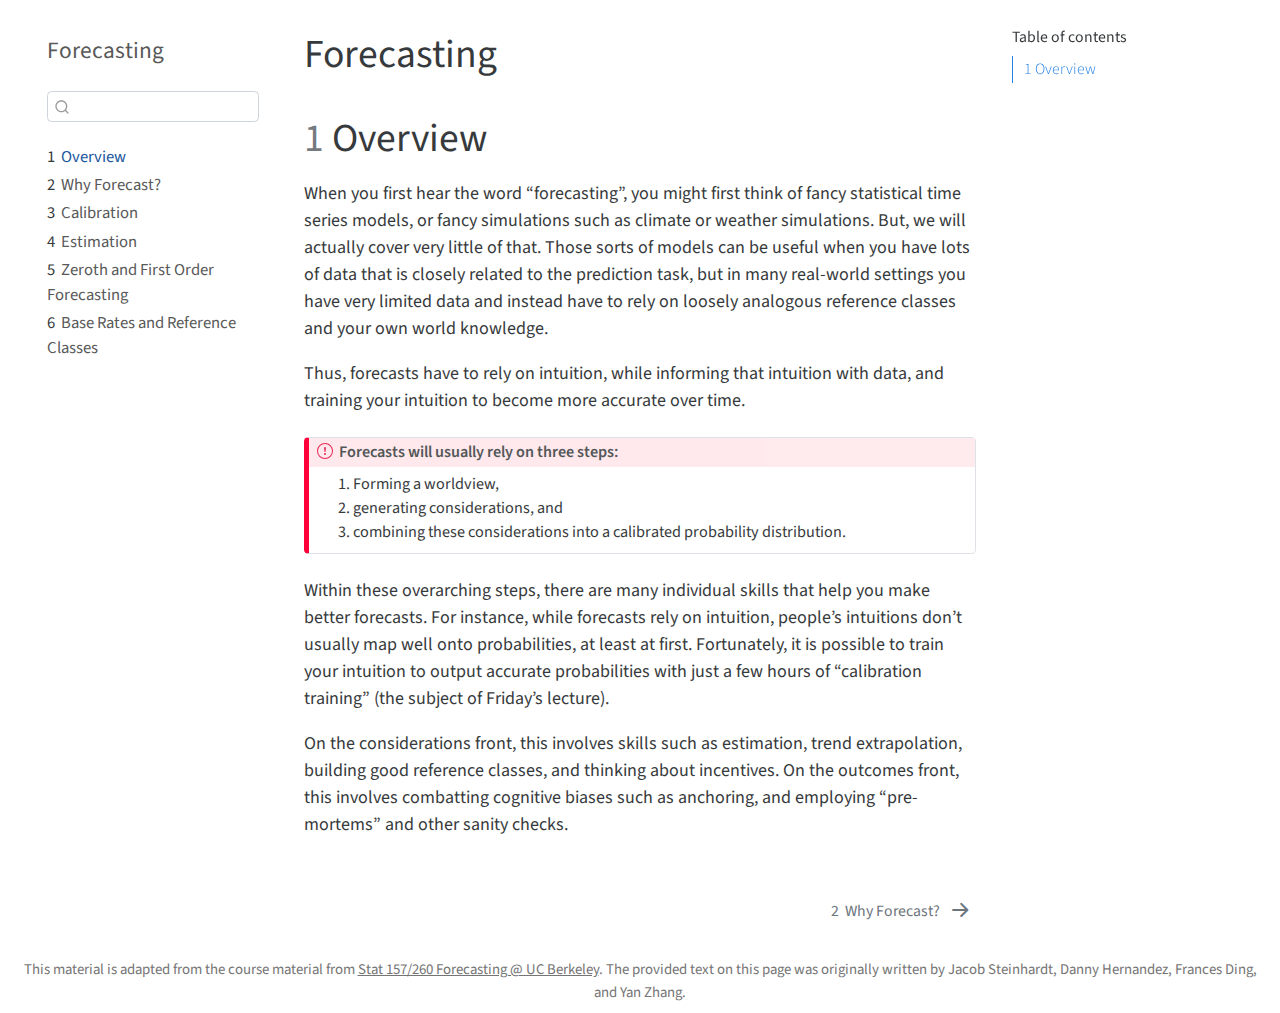
<file: docs/index.html>
<!DOCTYPE html>
<html xmlns="http://www.w3.org/1999/xhtml" lang="en" xml:lang="en"><head>

<meta charset="utf-8">
<meta name="generator" content="quarto-1.2.335">

<meta name="viewport" content="width=device-width, initial-scale=1.0, user-scalable=yes">


<title>Forecasting</title>
<style>
code{white-space: pre-wrap;}
span.smallcaps{font-variant: small-caps;}
div.columns{display: flex; gap: min(4vw, 1.5em);}
div.column{flex: auto; overflow-x: auto;}
div.hanging-indent{margin-left: 1.5em; text-indent: -1.5em;}
ul.task-list{list-style: none;}
ul.task-list li input[type="checkbox"] {
  width: 0.8em;
  margin: 0 0.8em 0.2em -1.6em;
  vertical-align: middle;
}
</style>


<script src="site_libs/quarto-nav/quarto-nav.js"></script>
<script src="site_libs/quarto-nav/headroom.min.js"></script>
<script src="site_libs/clipboard/clipboard.min.js"></script>
<script src="site_libs/quarto-search/autocomplete.umd.js"></script>
<script src="site_libs/quarto-search/fuse.min.js"></script>
<script src="site_libs/quarto-search/quarto-search.js"></script>
<meta name="quarto:offset" content="./">
<link href="./why-forecast.html" rel="next">
<script src="site_libs/quarto-html/quarto.js"></script>
<script src="site_libs/quarto-html/popper.min.js"></script>
<script src="site_libs/quarto-html/tippy.umd.min.js"></script>
<script src="site_libs/quarto-html/anchor.min.js"></script>
<link href="site_libs/quarto-html/tippy.css" rel="stylesheet">
<link href="site_libs/quarto-html/quarto-syntax-highlighting.css" rel="stylesheet" id="quarto-text-highlighting-styles">
<script src="site_libs/bootstrap/bootstrap.min.js"></script>
<link href="site_libs/bootstrap/bootstrap-icons.css" rel="stylesheet">
<link href="site_libs/bootstrap/bootstrap.min.css" rel="stylesheet" id="quarto-bootstrap" data-mode="light">
<script id="quarto-search-options" type="application/json">{
  "location": "sidebar",
  "copy-button": false,
  "collapse-after": 3,
  "panel-placement": "start",
  "type": "textbox",
  "limit": 20,
  "language": {
    "search-no-results-text": "No results",
    "search-matching-documents-text": "matching documents",
    "search-copy-link-title": "Copy link to search",
    "search-hide-matches-text": "Hide additional matches",
    "search-more-match-text": "more match in this document",
    "search-more-matches-text": "more matches in this document",
    "search-clear-button-title": "Clear",
    "search-detached-cancel-button-title": "Cancel",
    "search-submit-button-title": "Submit"
  }
}</script>


</head>

<body class="nav-sidebar floating">

<div id="quarto-search-results"></div>
  <header id="quarto-header" class="headroom fixed-top">
  <nav class="quarto-secondary-nav" data-bs-toggle="collapse" data-bs-target="#quarto-sidebar" aria-controls="quarto-sidebar" aria-expanded="false" aria-label="Toggle sidebar navigation" onclick="if (window.quartoToggleHeadroom) { window.quartoToggleHeadroom(); }">
    <div class="container-fluid d-flex justify-content-between">
      <h1 class="quarto-secondary-nav-title">Forecasting</h1>
      <button type="button" class="quarto-btn-toggle btn" aria-label="Show secondary navigation">
        <i class="bi bi-chevron-right"></i>
      </button>
    </div>
  </nav>
</header>
<!-- content -->
<div id="quarto-content" class="quarto-container page-columns page-rows-contents page-layout-article">
<!-- sidebar -->
  <nav id="quarto-sidebar" class="sidebar collapse sidebar-navigation floating overflow-auto">
    <div class="pt-lg-2 mt-2 text-left sidebar-header">
    <div class="sidebar-title mb-0 py-0">
      <a href="./">Forecasting</a> 
    </div>
      </div>
      <div class="mt-2 flex-shrink-0 align-items-center">
        <div class="sidebar-search">
        <div id="quarto-search" class="" title="Search"></div>
        </div>
      </div>
    <div class="sidebar-menu-container"> 
    <ul class="list-unstyled mt-1">
        <li class="sidebar-item">
  <div class="sidebar-item-container"> 
  <a href="./index.html" class="sidebar-item-text sidebar-link active"><span class="chapter-number">1</span>&nbsp; <span class="chapter-title">Overview</span></a>
  </div>
</li>
        <li class="sidebar-item">
  <div class="sidebar-item-container"> 
  <a href="./why-forecast.html" class="sidebar-item-text sidebar-link"><span class="chapter-number">2</span>&nbsp; <span class="chapter-title">Why Forecast?</span></a>
  </div>
</li>
        <li class="sidebar-item">
  <div class="sidebar-item-container"> 
  <a href="./calibration.html" class="sidebar-item-text sidebar-link"><span class="chapter-number">3</span>&nbsp; <span class="chapter-title">Calibration</span></a>
  </div>
</li>
        <li class="sidebar-item">
  <div class="sidebar-item-container"> 
  <a href="./estimations.html" class="sidebar-item-text sidebar-link"><span class="chapter-number">4</span>&nbsp; <span class="chapter-title">Estimation</span></a>
  </div>
</li>
        <li class="sidebar-item">
  <div class="sidebar-item-container"> 
  <a href="./zeroth-first-forecasting.html" class="sidebar-item-text sidebar-link"><span class="chapter-number">5</span>&nbsp; <span class="chapter-title">Zeroth and First Order Forecasting</span></a>
  </div>
</li>
        <li class="sidebar-item">
  <div class="sidebar-item-container"> 
  <a href="./base-rates-and-reference-classes.html" class="sidebar-item-text sidebar-link"><span class="chapter-number">6</span>&nbsp; <span class="chapter-title">Base Rates and Reference Classes</span></a>
  </div>
</li>
    </ul>
    </div>
</nav>
<!-- margin-sidebar -->
    <div id="quarto-margin-sidebar" class="sidebar margin-sidebar">
        <nav id="TOC" role="doc-toc" class="toc-active">
    <h2 id="toc-title">Table of contents</h2>
   
  <ul>
  <li><a href="#overview" id="toc-overview" class="nav-link active" data-scroll-target="#overview"><span class="toc-section-number">1</span>  Overview</a></li>
  </ul>
</nav>
    </div>
<!-- main -->
<main class="content" id="quarto-document-content">

<header id="title-block-header" class="quarto-title-block default">
<div class="quarto-title">
<h1 class="title d-none d-lg-block">Forecasting</h1>
</div>



<div class="quarto-title-meta">

    
  
    
  </div>
  

</header>

<section id="overview" class="level1" data-number="1">
<h1 data-number="1"><span class="header-section-number">1</span> Overview</h1>
<p>When you first hear the word “forecasting”, you might first think of fancy statistical time series models, or fancy simulations such as climate or weather simulations. But, we will actually cover very little of that. Those sorts of models can be useful when you have lots of data that is closely related to the prediction task, but in many real-world settings you have very limited data and instead have to rely on loosely analogous reference classes and your own world knowledge.</p>
<p>Thus, forecasts have to rely on intuition, while informing that intuition with data, and training your intuition to become more accurate over time.</p>
<div class="callout-important callout callout-style-default callout-captioned">
<div class="callout-header d-flex align-content-center">
<div class="callout-icon-container">
<i class="callout-icon"></i>
</div>
<div class="callout-caption-container flex-fill">
Forecasts will usually rely on three steps:
</div>
</div>
<div class="callout-body-container callout-body">
<ol type="1">
<li>Forming a worldview,</li>
<li>generating considerations, and</li>
<li>combining these considerations into a calibrated probability distribution.</li>
</ol>
</div>
</div>
<p>Within these overarching steps, there are many individual skills that help you make better forecasts. For instance, while forecasts rely on intuition, people’s intuitions don’t usually map well onto probabilities, at least at first. Fortunately, it is possible to train your intuition to output accurate probabilities with just a few hours of “calibration training” (the subject of Friday’s lecture).</p>
<p>On the considerations front, this involves skills such as estimation, trend extrapolation, building good reference classes, and thinking about incentives. On the outcomes front, this involves combatting cognitive biases such as anchoring, and employing “pre-mortems” and other sanity checks.</p>


</section>

</main> <!-- /main -->
<script id="quarto-html-after-body" type="application/javascript">
window.document.addEventListener("DOMContentLoaded", function (event) {
  const toggleBodyColorMode = (bsSheetEl) => {
    const mode = bsSheetEl.getAttribute("data-mode");
    const bodyEl = window.document.querySelector("body");
    if (mode === "dark") {
      bodyEl.classList.add("quarto-dark");
      bodyEl.classList.remove("quarto-light");
    } else {
      bodyEl.classList.add("quarto-light");
      bodyEl.classList.remove("quarto-dark");
    }
  }
  const toggleBodyColorPrimary = () => {
    const bsSheetEl = window.document.querySelector("link#quarto-bootstrap");
    if (bsSheetEl) {
      toggleBodyColorMode(bsSheetEl);
    }
  }
  toggleBodyColorPrimary();  
  const icon = "";
  const anchorJS = new window.AnchorJS();
  anchorJS.options = {
    placement: 'right',
    icon: icon
  };
  anchorJS.add('.anchored');
  const clipboard = new window.ClipboardJS('.code-copy-button', {
    target: function(trigger) {
      return trigger.previousElementSibling;
    }
  });
  clipboard.on('success', function(e) {
    // button target
    const button = e.trigger;
    // don't keep focus
    button.blur();
    // flash "checked"
    button.classList.add('code-copy-button-checked');
    var currentTitle = button.getAttribute("title");
    button.setAttribute("title", "Copied!");
    let tooltip;
    if (window.bootstrap) {
      button.setAttribute("data-bs-toggle", "tooltip");
      button.setAttribute("data-bs-placement", "left");
      button.setAttribute("data-bs-title", "Copied!");
      tooltip = new bootstrap.Tooltip(button, 
        { trigger: "manual", 
          customClass: "code-copy-button-tooltip",
          offset: [0, -8]});
      tooltip.show();    
    }
    setTimeout(function() {
      if (tooltip) {
        tooltip.hide();
        button.removeAttribute("data-bs-title");
        button.removeAttribute("data-bs-toggle");
        button.removeAttribute("data-bs-placement");
      }
      button.setAttribute("title", currentTitle);
      button.classList.remove('code-copy-button-checked');
    }, 1000);
    // clear code selection
    e.clearSelection();
  });
  function tippyHover(el, contentFn) {
    const config = {
      allowHTML: true,
      content: contentFn,
      maxWidth: 500,
      delay: 100,
      arrow: false,
      appendTo: function(el) {
          return el.parentElement;
      },
      interactive: true,
      interactiveBorder: 10,
      theme: 'quarto',
      placement: 'bottom-start'
    };
    window.tippy(el, config); 
  }
  const noterefs = window.document.querySelectorAll('a[role="doc-noteref"]');
  for (var i=0; i<noterefs.length; i++) {
    const ref = noterefs[i];
    tippyHover(ref, function() {
      // use id or data attribute instead here
      let href = ref.getAttribute('data-footnote-href') || ref.getAttribute('href');
      try { href = new URL(href).hash; } catch {}
      const id = href.replace(/^#\/?/, "");
      const note = window.document.getElementById(id);
      return note.innerHTML;
    });
  }
  const findCites = (el) => {
    const parentEl = el.parentElement;
    if (parentEl) {
      const cites = parentEl.dataset.cites;
      if (cites) {
        return {
          el,
          cites: cites.split(' ')
        };
      } else {
        return findCites(el.parentElement)
      }
    } else {
      return undefined;
    }
  };
  var bibliorefs = window.document.querySelectorAll('a[role="doc-biblioref"]');
  for (var i=0; i<bibliorefs.length; i++) {
    const ref = bibliorefs[i];
    const citeInfo = findCites(ref);
    if (citeInfo) {
      tippyHover(citeInfo.el, function() {
        var popup = window.document.createElement('div');
        citeInfo.cites.forEach(function(cite) {
          var citeDiv = window.document.createElement('div');
          citeDiv.classList.add('hanging-indent');
          citeDiv.classList.add('csl-entry');
          var biblioDiv = window.document.getElementById('ref-' + cite);
          if (biblioDiv) {
            citeDiv.innerHTML = biblioDiv.innerHTML;
          }
          popup.appendChild(citeDiv);
        });
        return popup.innerHTML;
      });
    }
  }
});
</script>
<nav class="page-navigation">
  <div class="nav-page nav-page-previous">
  </div>
  <div class="nav-page nav-page-next">
      <a href="./why-forecast.html" class="pagination-link">
        <span class="nav-page-text"><span class="chapter-number">2</span>&nbsp; <span class="chapter-title">Why Forecast?</span></span> <i class="bi bi-arrow-right-short"></i>
      </a>
  </div>
</nav>
</div> <!-- /content -->
<footer class="footer">
  <div class="nav-footer">
    <div class="nav-footer-left">This material is adapted from the course material from <a href="http://www.forecastingclass.com/">Stat 157/260 Forecasting @ UC Berkeley</a>. The provided text on this page was originally written by Jacob Steinhardt, Danny Hernandez, Frances Ding, and Yan Zhang.</div>   
  </div>
</footer>



</body></html>
</file>
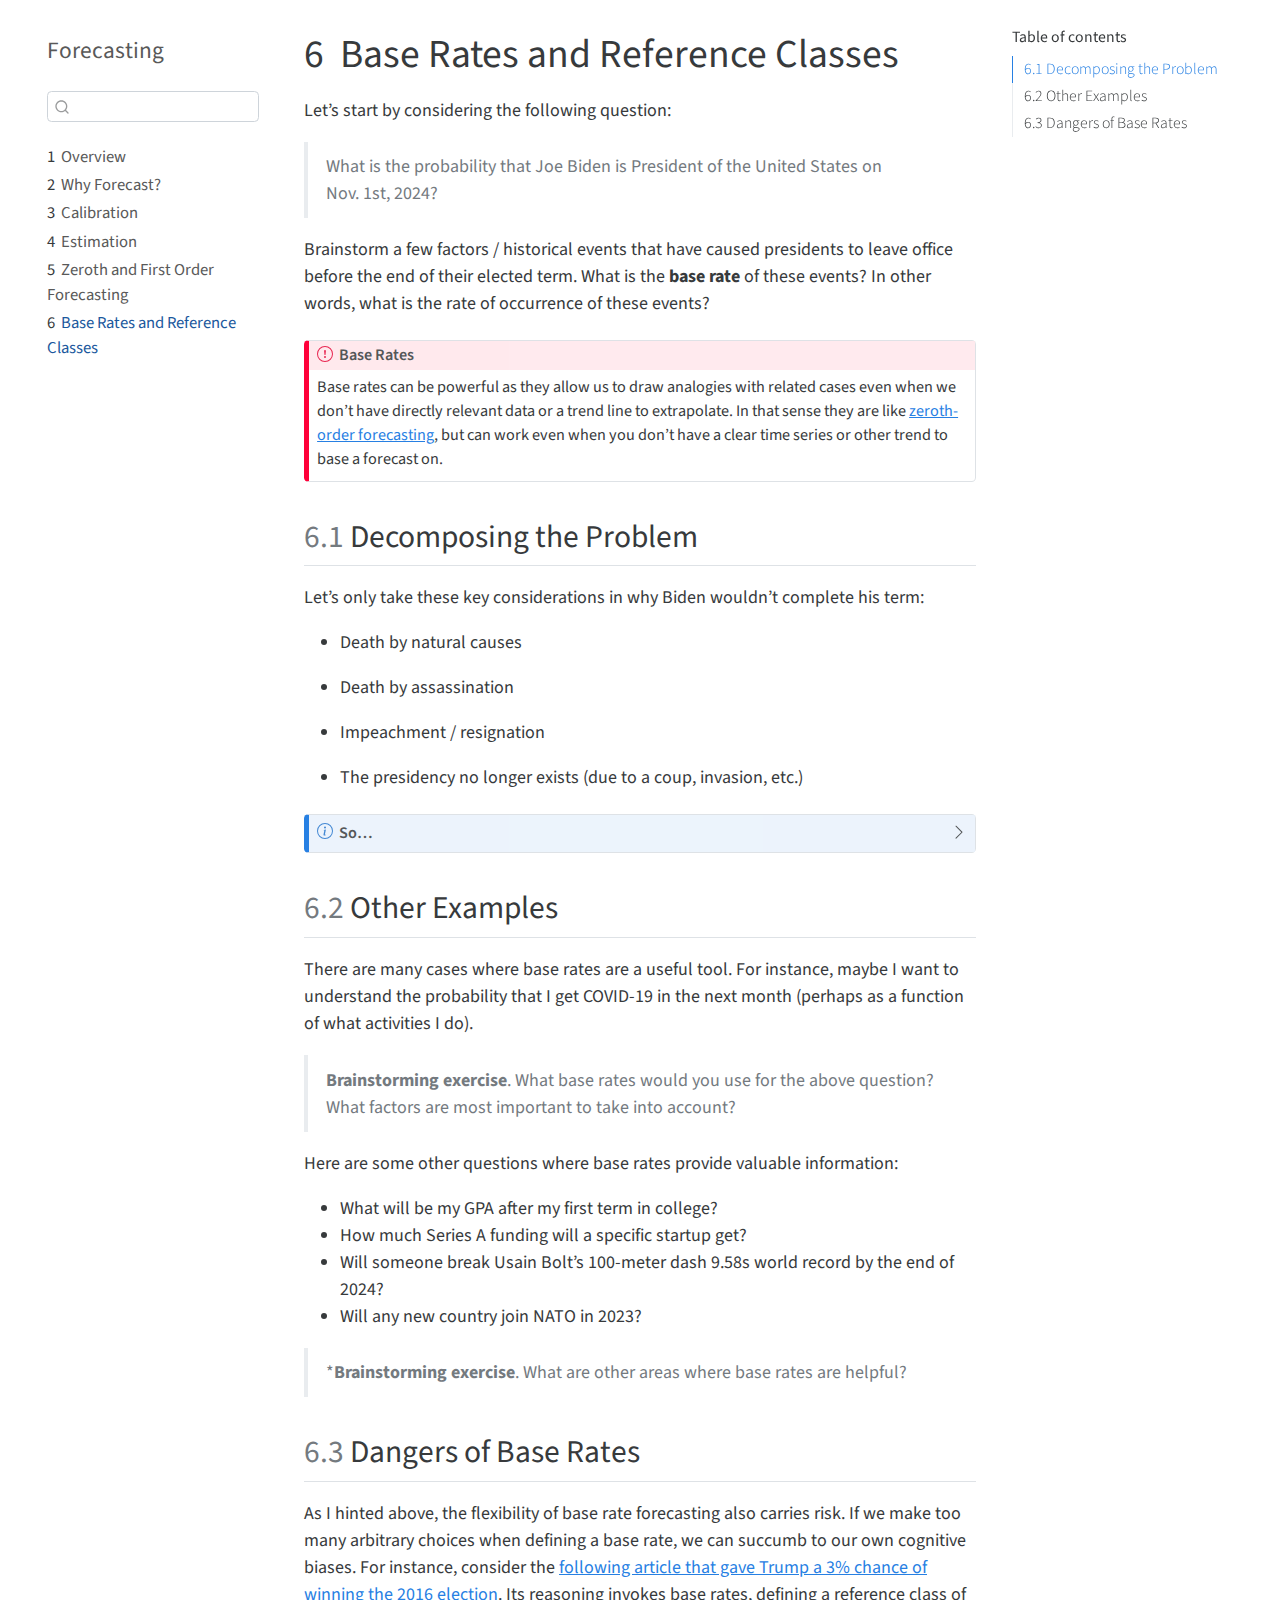
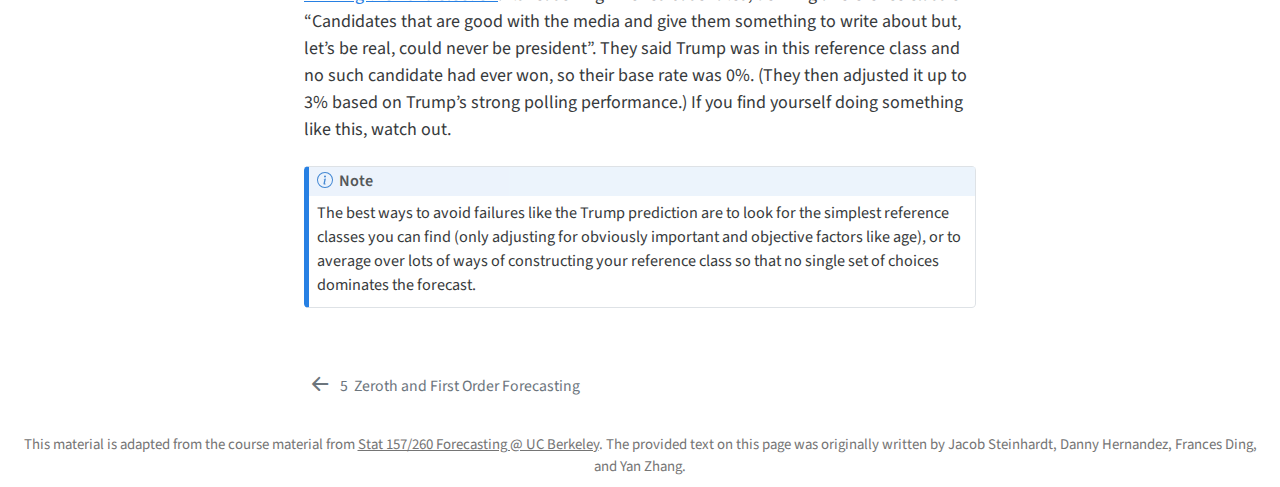
<file: docs/base-rates-and-reference-classes.html>
<!DOCTYPE html>
<html xmlns="http://www.w3.org/1999/xhtml" lang="en" xml:lang="en"><head>

<meta charset="utf-8">
<meta name="generator" content="quarto-1.2.335">

<meta name="viewport" content="width=device-width, initial-scale=1.0, user-scalable=yes">


<title>Forecasting - 6&nbsp; Base Rates and Reference Classes</title>
<style>
code{white-space: pre-wrap;}
span.smallcaps{font-variant: small-caps;}
div.columns{display: flex; gap: min(4vw, 1.5em);}
div.column{flex: auto; overflow-x: auto;}
div.hanging-indent{margin-left: 1.5em; text-indent: -1.5em;}
ul.task-list{list-style: none;}
ul.task-list li input[type="checkbox"] {
  width: 0.8em;
  margin: 0 0.8em 0.2em -1.6em;
  vertical-align: middle;
}
</style>


<script src="site_libs/quarto-nav/quarto-nav.js"></script>
<script src="site_libs/quarto-nav/headroom.min.js"></script>
<script src="site_libs/clipboard/clipboard.min.js"></script>
<script src="site_libs/quarto-search/autocomplete.umd.js"></script>
<script src="site_libs/quarto-search/fuse.min.js"></script>
<script src="site_libs/quarto-search/quarto-search.js"></script>
<meta name="quarto:offset" content="./">
<link href="./zeroth-first-forecasting.html" rel="prev">
<script src="site_libs/quarto-html/quarto.js"></script>
<script src="site_libs/quarto-html/popper.min.js"></script>
<script src="site_libs/quarto-html/tippy.umd.min.js"></script>
<script src="site_libs/quarto-html/anchor.min.js"></script>
<link href="site_libs/quarto-html/tippy.css" rel="stylesheet">
<link href="site_libs/quarto-html/quarto-syntax-highlighting.css" rel="stylesheet" id="quarto-text-highlighting-styles">
<script src="site_libs/bootstrap/bootstrap.min.js"></script>
<link href="site_libs/bootstrap/bootstrap-icons.css" rel="stylesheet">
<link href="site_libs/bootstrap/bootstrap.min.css" rel="stylesheet" id="quarto-bootstrap" data-mode="light">
<script id="quarto-search-options" type="application/json">{
  "location": "sidebar",
  "copy-button": false,
  "collapse-after": 3,
  "panel-placement": "start",
  "type": "textbox",
  "limit": 20,
  "language": {
    "search-no-results-text": "No results",
    "search-matching-documents-text": "matching documents",
    "search-copy-link-title": "Copy link to search",
    "search-hide-matches-text": "Hide additional matches",
    "search-more-match-text": "more match in this document",
    "search-more-matches-text": "more matches in this document",
    "search-clear-button-title": "Clear",
    "search-detached-cancel-button-title": "Cancel",
    "search-submit-button-title": "Submit"
  }
}</script>


</head>

<body class="nav-sidebar floating">

<div id="quarto-search-results"></div>
  <header id="quarto-header" class="headroom fixed-top">
  <nav class="quarto-secondary-nav" data-bs-toggle="collapse" data-bs-target="#quarto-sidebar" aria-controls="quarto-sidebar" aria-expanded="false" aria-label="Toggle sidebar navigation" onclick="if (window.quartoToggleHeadroom) { window.quartoToggleHeadroom(); }">
    <div class="container-fluid d-flex justify-content-between">
      <h1 class="quarto-secondary-nav-title"><span class="chapter-number">6</span>&nbsp; <span class="chapter-title">Base Rates and Reference Classes</span></h1>
      <button type="button" class="quarto-btn-toggle btn" aria-label="Show secondary navigation">
        <i class="bi bi-chevron-right"></i>
      </button>
    </div>
  </nav>
</header>
<!-- content -->
<div id="quarto-content" class="quarto-container page-columns page-rows-contents page-layout-article">
<!-- sidebar -->
  <nav id="quarto-sidebar" class="sidebar collapse sidebar-navigation floating overflow-auto">
    <div class="pt-lg-2 mt-2 text-left sidebar-header">
    <div class="sidebar-title mb-0 py-0">
      <a href="./">Forecasting</a> 
    </div>
      </div>
      <div class="mt-2 flex-shrink-0 align-items-center">
        <div class="sidebar-search">
        <div id="quarto-search" class="" title="Search"></div>
        </div>
      </div>
    <div class="sidebar-menu-container"> 
    <ul class="list-unstyled mt-1">
        <li class="sidebar-item">
  <div class="sidebar-item-container"> 
  <a href="./index.html" class="sidebar-item-text sidebar-link"><span class="chapter-number">1</span>&nbsp; <span class="chapter-title">Overview</span></a>
  </div>
</li>
        <li class="sidebar-item">
  <div class="sidebar-item-container"> 
  <a href="./why-forecast.html" class="sidebar-item-text sidebar-link"><span class="chapter-number">2</span>&nbsp; <span class="chapter-title">Why Forecast?</span></a>
  </div>
</li>
        <li class="sidebar-item">
  <div class="sidebar-item-container"> 
  <a href="./calibration.html" class="sidebar-item-text sidebar-link"><span class="chapter-number">3</span>&nbsp; <span class="chapter-title">Calibration</span></a>
  </div>
</li>
        <li class="sidebar-item">
  <div class="sidebar-item-container"> 
  <a href="./estimations.html" class="sidebar-item-text sidebar-link"><span class="chapter-number">4</span>&nbsp; <span class="chapter-title">Estimation</span></a>
  </div>
</li>
        <li class="sidebar-item">
  <div class="sidebar-item-container"> 
  <a href="./zeroth-first-forecasting.html" class="sidebar-item-text sidebar-link"><span class="chapter-number">5</span>&nbsp; <span class="chapter-title">Zeroth and First Order Forecasting</span></a>
  </div>
</li>
        <li class="sidebar-item">
  <div class="sidebar-item-container"> 
  <a href="./base-rates-and-reference-classes.html" class="sidebar-item-text sidebar-link active"><span class="chapter-number">6</span>&nbsp; <span class="chapter-title">Base Rates and Reference Classes</span></a>
  </div>
</li>
    </ul>
    </div>
</nav>
<!-- margin-sidebar -->
    <div id="quarto-margin-sidebar" class="sidebar margin-sidebar">
        <nav id="TOC" role="doc-toc" class="toc-active">
    <h2 id="toc-title">Table of contents</h2>
   
  <ul>
  <li><a href="#decomposing-the-problem" id="toc-decomposing-the-problem" class="nav-link active" data-scroll-target="#decomposing-the-problem"><span class="toc-section-number">6.1</span>  Decomposing the Problem</a></li>
  <li><a href="#other-examples" id="toc-other-examples" class="nav-link" data-scroll-target="#other-examples"><span class="toc-section-number">6.2</span>  Other Examples</a></li>
  <li><a href="#dangers-of-base-rates" id="toc-dangers-of-base-rates" class="nav-link" data-scroll-target="#dangers-of-base-rates"><span class="toc-section-number">6.3</span>  Dangers of Base Rates</a></li>
  </ul>
</nav>
    </div>
<!-- main -->
<main class="content" id="quarto-document-content">

<header id="title-block-header" class="quarto-title-block default">
<div class="quarto-title">
<h1 class="title d-none d-lg-block"><span class="chapter-number">6</span>&nbsp; <span class="chapter-title">Base Rates and Reference Classes</span></h1>
</div>



<div class="quarto-title-meta">

    
  
    
  </div>
  

</header>

<p>Let’s start by considering the following question:</p>
<blockquote class="blockquote">
<p>What is the probability that Joe Biden is President of the United States on Nov.&nbsp;1st, 2024?</p>
</blockquote>
<p>Brainstorm a few factors / historical events that have caused presidents to leave office before the end of their elected term. What is the <strong>base rate</strong> of these events? In other words, what is the rate of occurrence of these events? </p>
<div class="callout-important callout callout-style-default callout-captioned">
<div class="callout-header d-flex align-content-center">
<div class="callout-icon-container">
<i class="callout-icon"></i>
</div>
<div class="callout-caption-container flex-fill">
Base Rates
</div>
</div>
<div class="callout-body-container callout-body">
<p>Base rates can be powerful as they allow us to draw analogies with related cases even when we don’t have directly relevant data or a trend line to extrapolate. In that sense they are like <a href="zeroth-first-forecasting.html#zeroth-order">zeroth-order forecasting</a>, but can work even when you don’t have a clear time series or other trend to base a forecast on.</p>
</div>
</div>
<section id="decomposing-the-problem" class="level2" data-number="6.1">
<h2 data-number="6.1" class="anchored" data-anchor-id="decomposing-the-problem"><span class="header-section-number">6.1</span> Decomposing the Problem</h2>
<p>Let’s only take these key considerations in why Biden wouldn’t complete his term:</p>
<ul>
<li><p>Death by natural causes </p></li>
<li><p>Death by assassination </p></li>
<li><p>Impeachment / resignation </p></li>
<li><p>The presidency no longer exists (due to a coup, invasion, etc.) </p></li>
</ul>
<div class="callout-note callout callout-style-default callout-captioned">
<div class="callout-header d-flex align-content-center" data-bs-toggle="collapse" data-bs-target=".callout-2-contents" aria-controls="callout-2" aria-expanded="false" aria-label="Toggle callout">
<div class="callout-icon-container">
<i class="callout-icon"></i>
</div>
<div class="callout-caption-container flex-fill">
So…
</div>
<div class="callout-btn-toggle d-inline-block border-0 py-1 ps-1 pe-0 float-end"><i class="callout-toggle"></i></div>
</div>
<div id="callout-2" class="callout-2-contents callout-collapse collapse">
<div class="callout-body-container callout-body">
<p>What did we gain from applying this decomposition? The main thing is that it allows us to incorporate age when predicting death from natural causes, which feels correct to me. On the other hand, it left us with a very small sample size for assassinations, and in general left us to make a lot of arbitrary choices that might let personal biases creep in. That being said, the number is in the same ballpark but a bit lower than the 92% answer from the simplest method, which feels right given Biden’s age.</p>
</div>
</div>
</div>
</section>
<section id="other-examples" class="level2" data-number="6.2">
<h2 data-number="6.2" class="anchored" data-anchor-id="other-examples"><span class="header-section-number">6.2</span> Other Examples</h2>
<p>There are many cases where base rates are a useful tool. For instance, maybe I want to understand the probability that I get COVID-19 in the next month (perhaps as a function of what activities I do).</p>
<blockquote class="blockquote">
<p><strong>Brainstorming exercise</strong>. What base rates would you use for the above question? What factors are most important to take into account? </p>
</blockquote>
<p>Here are some other questions where base rates provide valuable information:</p>
<ul>
<li>What will be my GPA after my first term in college?</li>
<li>How much Series A funding will a specific startup get?</li>
<li>Will someone break Usain Bolt’s 100-meter dash 9.58s world record by the end of 2024?</li>
<li>Will any new country join NATO in 2023?</li>
</ul>
<blockquote class="blockquote">
<p>*<strong>Brainstorming exercise</strong>. What are other areas where base rates are helpful? </p>
</blockquote>
</section>
<section id="dangers-of-base-rates" class="level2" data-number="6.3">
<h2 data-number="6.3" class="anchored" data-anchor-id="dangers-of-base-rates"><span class="header-section-number">6.3</span> Dangers of Base Rates</h2>
<p>As I hinted above, the flexibility of base rate forecasting also carries risk. If we make too many arbitrary choices when defining a base rate, we can succumb to our own cognitive biases. For instance, consider the <a href="https://www.cultivatelabs.com/posts/superforecasting-everything-has-a-base-rate">following article that gave Trump a 3% chance of winning the 2016 election</a>. Its reasoning invokes base rates, defining a reference class of “Candidates that are good with the media and give them something to write about but, let’s be real, could never be president”. They said Trump was in this reference class and no such candidate had ever won, so their base rate was 0%. (They then adjusted it up to 3% based on Trump’s strong polling performance.) If you find yourself doing something like this, watch out.</p>
<div class="callout-note callout callout-style-default callout-captioned">
<div class="callout-header d-flex align-content-center">
<div class="callout-icon-container">
<i class="callout-icon"></i>
</div>
<div class="callout-caption-container flex-fill">
Note
</div>
</div>
<div class="callout-body-container callout-body">
<p>The best ways to avoid failures like the Trump prediction are to look for the simplest reference classes you can find (only adjusting for obviously important and objective factors like age), or to average over lots of ways of constructing your reference class so that no single set of choices dominates the forecast.</p>
</div>
</div>


</section>

</main> <!-- /main -->
<script id="quarto-html-after-body" type="application/javascript">
window.document.addEventListener("DOMContentLoaded", function (event) {
  const toggleBodyColorMode = (bsSheetEl) => {
    const mode = bsSheetEl.getAttribute("data-mode");
    const bodyEl = window.document.querySelector("body");
    if (mode === "dark") {
      bodyEl.classList.add("quarto-dark");
      bodyEl.classList.remove("quarto-light");
    } else {
      bodyEl.classList.add("quarto-light");
      bodyEl.classList.remove("quarto-dark");
    }
  }
  const toggleBodyColorPrimary = () => {
    const bsSheetEl = window.document.querySelector("link#quarto-bootstrap");
    if (bsSheetEl) {
      toggleBodyColorMode(bsSheetEl);
    }
  }
  toggleBodyColorPrimary();  
  const icon = "";
  const anchorJS = new window.AnchorJS();
  anchorJS.options = {
    placement: 'right',
    icon: icon
  };
  anchorJS.add('.anchored');
  const clipboard = new window.ClipboardJS('.code-copy-button', {
    target: function(trigger) {
      return trigger.previousElementSibling;
    }
  });
  clipboard.on('success', function(e) {
    // button target
    const button = e.trigger;
    // don't keep focus
    button.blur();
    // flash "checked"
    button.classList.add('code-copy-button-checked');
    var currentTitle = button.getAttribute("title");
    button.setAttribute("title", "Copied!");
    let tooltip;
    if (window.bootstrap) {
      button.setAttribute("data-bs-toggle", "tooltip");
      button.setAttribute("data-bs-placement", "left");
      button.setAttribute("data-bs-title", "Copied!");
      tooltip = new bootstrap.Tooltip(button, 
        { trigger: "manual", 
          customClass: "code-copy-button-tooltip",
          offset: [0, -8]});
      tooltip.show();    
    }
    setTimeout(function() {
      if (tooltip) {
        tooltip.hide();
        button.removeAttribute("data-bs-title");
        button.removeAttribute("data-bs-toggle");
        button.removeAttribute("data-bs-placement");
      }
      button.setAttribute("title", currentTitle);
      button.classList.remove('code-copy-button-checked');
    }, 1000);
    // clear code selection
    e.clearSelection();
  });
  function tippyHover(el, contentFn) {
    const config = {
      allowHTML: true,
      content: contentFn,
      maxWidth: 500,
      delay: 100,
      arrow: false,
      appendTo: function(el) {
          return el.parentElement;
      },
      interactive: true,
      interactiveBorder: 10,
      theme: 'quarto',
      placement: 'bottom-start'
    };
    window.tippy(el, config); 
  }
  const noterefs = window.document.querySelectorAll('a[role="doc-noteref"]');
  for (var i=0; i<noterefs.length; i++) {
    const ref = noterefs[i];
    tippyHover(ref, function() {
      // use id or data attribute instead here
      let href = ref.getAttribute('data-footnote-href') || ref.getAttribute('href');
      try { href = new URL(href).hash; } catch {}
      const id = href.replace(/^#\/?/, "");
      const note = window.document.getElementById(id);
      return note.innerHTML;
    });
  }
  const findCites = (el) => {
    const parentEl = el.parentElement;
    if (parentEl) {
      const cites = parentEl.dataset.cites;
      if (cites) {
        return {
          el,
          cites: cites.split(' ')
        };
      } else {
        return findCites(el.parentElement)
      }
    } else {
      return undefined;
    }
  };
  var bibliorefs = window.document.querySelectorAll('a[role="doc-biblioref"]');
  for (var i=0; i<bibliorefs.length; i++) {
    const ref = bibliorefs[i];
    const citeInfo = findCites(ref);
    if (citeInfo) {
      tippyHover(citeInfo.el, function() {
        var popup = window.document.createElement('div');
        citeInfo.cites.forEach(function(cite) {
          var citeDiv = window.document.createElement('div');
          citeDiv.classList.add('hanging-indent');
          citeDiv.classList.add('csl-entry');
          var biblioDiv = window.document.getElementById('ref-' + cite);
          if (biblioDiv) {
            citeDiv.innerHTML = biblioDiv.innerHTML;
          }
          popup.appendChild(citeDiv);
        });
        return popup.innerHTML;
      });
    }
  }
});
</script>
<nav class="page-navigation">
  <div class="nav-page nav-page-previous">
      <a href="./zeroth-first-forecasting.html" class="pagination-link">
        <i class="bi bi-arrow-left-short"></i> <span class="nav-page-text"><span class="chapter-number">5</span>&nbsp; <span class="chapter-title">Zeroth and First Order Forecasting</span></span>
      </a>          
  </div>
  <div class="nav-page nav-page-next">
  </div>
</nav>
</div> <!-- /content -->
<footer class="footer">
  <div class="nav-footer">
    <div class="nav-footer-left">This material is adapted from the course material from <a href="http://www.forecastingclass.com/">Stat 157/260 Forecasting @ UC Berkeley</a>. The provided text on this page was originally written by Jacob Steinhardt, Danny Hernandez, Frances Ding, and Yan Zhang.</div>   
  </div>
</footer>



</body></html>
</file>
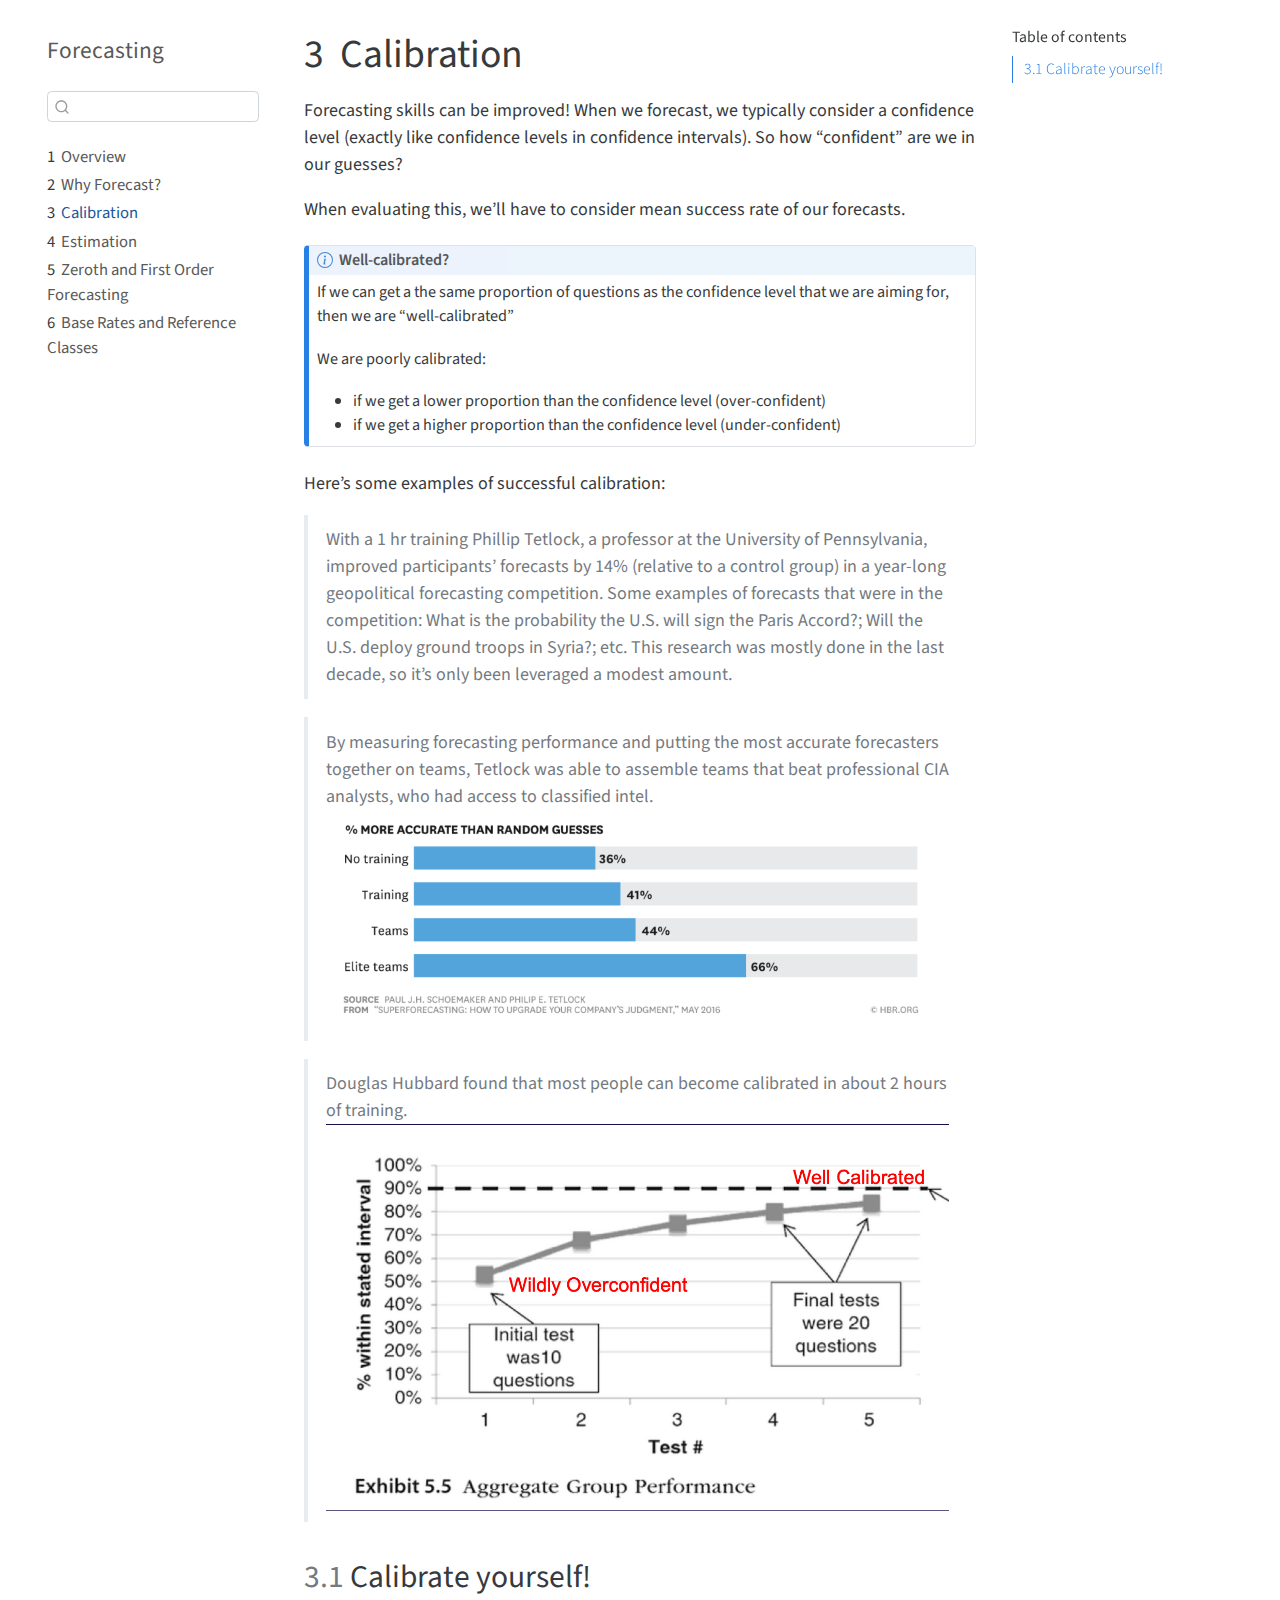
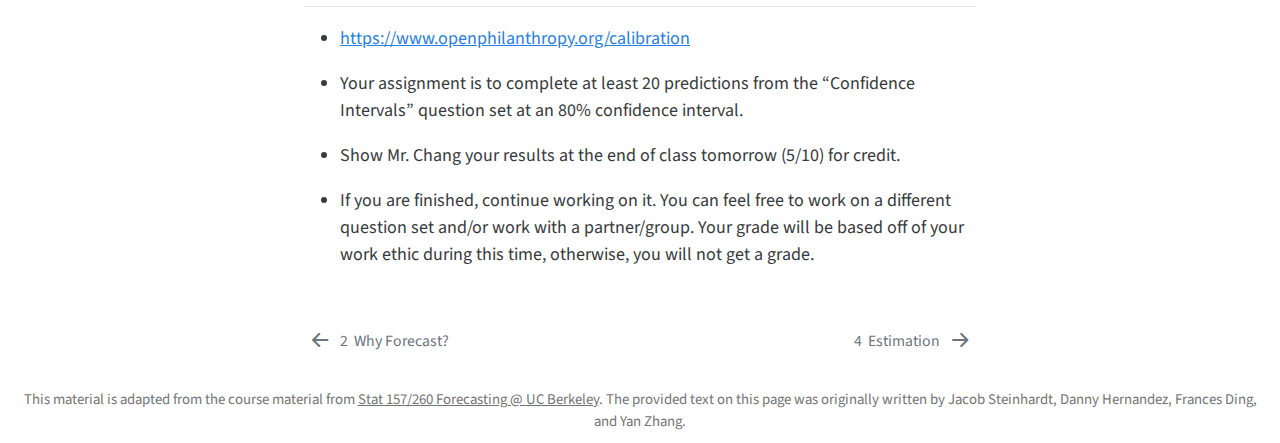
<file: docs/calibration.html>
<!DOCTYPE html>
<html xmlns="http://www.w3.org/1999/xhtml" lang="en" xml:lang="en"><head>

<meta charset="utf-8">
<meta name="generator" content="quarto-1.2.335">

<meta name="viewport" content="width=device-width, initial-scale=1.0, user-scalable=yes">


<title>Forecasting - 3&nbsp; Calibration</title>
<style>
code{white-space: pre-wrap;}
span.smallcaps{font-variant: small-caps;}
div.columns{display: flex; gap: min(4vw, 1.5em);}
div.column{flex: auto; overflow-x: auto;}
div.hanging-indent{margin-left: 1.5em; text-indent: -1.5em;}
ul.task-list{list-style: none;}
ul.task-list li input[type="checkbox"] {
  width: 0.8em;
  margin: 0 0.8em 0.2em -1.6em;
  vertical-align: middle;
}
</style>


<script src="site_libs/quarto-nav/quarto-nav.js"></script>
<script src="site_libs/quarto-nav/headroom.min.js"></script>
<script src="site_libs/clipboard/clipboard.min.js"></script>
<script src="site_libs/quarto-search/autocomplete.umd.js"></script>
<script src="site_libs/quarto-search/fuse.min.js"></script>
<script src="site_libs/quarto-search/quarto-search.js"></script>
<meta name="quarto:offset" content="./">
<link href="./estimations.html" rel="next">
<link href="./why-forecast.html" rel="prev">
<script src="site_libs/quarto-html/quarto.js"></script>
<script src="site_libs/quarto-html/popper.min.js"></script>
<script src="site_libs/quarto-html/tippy.umd.min.js"></script>
<script src="site_libs/quarto-html/anchor.min.js"></script>
<link href="site_libs/quarto-html/tippy.css" rel="stylesheet">
<link href="site_libs/quarto-html/quarto-syntax-highlighting.css" rel="stylesheet" id="quarto-text-highlighting-styles">
<script src="site_libs/bootstrap/bootstrap.min.js"></script>
<link href="site_libs/bootstrap/bootstrap-icons.css" rel="stylesheet">
<link href="site_libs/bootstrap/bootstrap.min.css" rel="stylesheet" id="quarto-bootstrap" data-mode="light">
<script id="quarto-search-options" type="application/json">{
  "location": "sidebar",
  "copy-button": false,
  "collapse-after": 3,
  "panel-placement": "start",
  "type": "textbox",
  "limit": 20,
  "language": {
    "search-no-results-text": "No results",
    "search-matching-documents-text": "matching documents",
    "search-copy-link-title": "Copy link to search",
    "search-hide-matches-text": "Hide additional matches",
    "search-more-match-text": "more match in this document",
    "search-more-matches-text": "more matches in this document",
    "search-clear-button-title": "Clear",
    "search-detached-cancel-button-title": "Cancel",
    "search-submit-button-title": "Submit"
  }
}</script>


</head>

<body class="nav-sidebar floating">

<div id="quarto-search-results"></div>
  <header id="quarto-header" class="headroom fixed-top">
  <nav class="quarto-secondary-nav" data-bs-toggle="collapse" data-bs-target="#quarto-sidebar" aria-controls="quarto-sidebar" aria-expanded="false" aria-label="Toggle sidebar navigation" onclick="if (window.quartoToggleHeadroom) { window.quartoToggleHeadroom(); }">
    <div class="container-fluid d-flex justify-content-between">
      <h1 class="quarto-secondary-nav-title"><span class="chapter-number">3</span>&nbsp; <span class="chapter-title">Calibration</span></h1>
      <button type="button" class="quarto-btn-toggle btn" aria-label="Show secondary navigation">
        <i class="bi bi-chevron-right"></i>
      </button>
    </div>
  </nav>
</header>
<!-- content -->
<div id="quarto-content" class="quarto-container page-columns page-rows-contents page-layout-article">
<!-- sidebar -->
  <nav id="quarto-sidebar" class="sidebar collapse sidebar-navigation floating overflow-auto">
    <div class="pt-lg-2 mt-2 text-left sidebar-header">
    <div class="sidebar-title mb-0 py-0">
      <a href="./">Forecasting</a> 
    </div>
      </div>
      <div class="mt-2 flex-shrink-0 align-items-center">
        <div class="sidebar-search">
        <div id="quarto-search" class="" title="Search"></div>
        </div>
      </div>
    <div class="sidebar-menu-container"> 
    <ul class="list-unstyled mt-1">
        <li class="sidebar-item">
  <div class="sidebar-item-container"> 
  <a href="./index.html" class="sidebar-item-text sidebar-link"><span class="chapter-number">1</span>&nbsp; <span class="chapter-title">Overview</span></a>
  </div>
</li>
        <li class="sidebar-item">
  <div class="sidebar-item-container"> 
  <a href="./why-forecast.html" class="sidebar-item-text sidebar-link"><span class="chapter-number">2</span>&nbsp; <span class="chapter-title">Why Forecast?</span></a>
  </div>
</li>
        <li class="sidebar-item">
  <div class="sidebar-item-container"> 
  <a href="./calibration.html" class="sidebar-item-text sidebar-link active"><span class="chapter-number">3</span>&nbsp; <span class="chapter-title">Calibration</span></a>
  </div>
</li>
        <li class="sidebar-item">
  <div class="sidebar-item-container"> 
  <a href="./estimations.html" class="sidebar-item-text sidebar-link"><span class="chapter-number">4</span>&nbsp; <span class="chapter-title">Estimation</span></a>
  </div>
</li>
        <li class="sidebar-item">
  <div class="sidebar-item-container"> 
  <a href="./zeroth-first-forecasting.html" class="sidebar-item-text sidebar-link"><span class="chapter-number">5</span>&nbsp; <span class="chapter-title">Zeroth and First Order Forecasting</span></a>
  </div>
</li>
        <li class="sidebar-item">
  <div class="sidebar-item-container"> 
  <a href="./base-rates-and-reference-classes.html" class="sidebar-item-text sidebar-link"><span class="chapter-number">6</span>&nbsp; <span class="chapter-title">Base Rates and Reference Classes</span></a>
  </div>
</li>
    </ul>
    </div>
</nav>
<!-- margin-sidebar -->
    <div id="quarto-margin-sidebar" class="sidebar margin-sidebar">
        <nav id="TOC" role="doc-toc" class="toc-active">
    <h2 id="toc-title">Table of contents</h2>
   
  <ul>
  <li><a href="#calibrate-yourself" id="toc-calibrate-yourself" class="nav-link active" data-scroll-target="#calibrate-yourself"><span class="toc-section-number">3.1</span>  Calibrate yourself!</a></li>
  </ul>
</nav>
    </div>
<!-- main -->
<main class="content" id="quarto-document-content">

<header id="title-block-header" class="quarto-title-block default">
<div class="quarto-title">
<h1 class="title d-none d-lg-block"><span class="chapter-number">3</span>&nbsp; <span class="chapter-title">Calibration</span></h1>
</div>



<div class="quarto-title-meta">

    
  
    
  </div>
  

</header>

<p>Forecasting skills can be improved! When we forecast, we typically consider a confidence level (exactly like confidence levels in confidence intervals). So how “confident” are we in our guesses?</p>
<p>When evaluating this, we’ll have to consider mean success rate of our forecasts.</p>
<div class="callout-note callout callout-style-default callout-captioned">
<div class="callout-header d-flex align-content-center">
<div class="callout-icon-container">
<i class="callout-icon"></i>
</div>
<div class="callout-caption-container flex-fill">
Well-calibrated?
</div>
</div>
<div class="callout-body-container callout-body">
<p>If we can get a the same proportion of questions as the confidence level that we are aiming for, then we are “well-calibrated”</p>
<p>We are poorly calibrated:</p>
<ul>
<li>if we get a lower proportion than the confidence level (over-confident)</li>
<li>if we get a higher proportion than the confidence level (under-confident)</li>
</ul>
</div>
</div>
<p>Here’s some examples of successful calibration:</p>
<blockquote class="blockquote">
<p>With a 1 hr training Phillip Tetlock, a professor at the University of Pennsylvania, improved participants’ forecasts by 14% (relative to a control group) in a year-long geopolitical forecasting competition. Some examples of forecasts that were in the competition: What is the probability the U.S. will sign the Paris Accord?; Will the U.S. deploy ground troops in Syria?; etc. This research was mostly done in the last decade, so it’s only been leveraged a modest amount.</p>
</blockquote>
<blockquote class="blockquote">
<p>By measuring forecasting performance and putting the most accurate forecasters together on teams, Tetlock was able to assemble teams that beat professional CIA analysts, who had access to classified intel. <img src="images/forecasting_training.png" class="img-fluid" alt="CIA analysts versus professional forecaster results"></p>
</blockquote>
<blockquote class="blockquote">
<p>Douglas Hubbard found that most people can become calibrated in about 2 hours of training. <img src="images/calibration.png" class="img-fluid" alt="Calibration results"></p>
</blockquote>
<section id="calibrate-yourself" class="level2" data-number="3.1">
<h2 data-number="3.1" class="anchored" data-anchor-id="calibrate-yourself"><span class="header-section-number">3.1</span> Calibrate yourself!</h2>
<ul>
<li><p><a href="https://www.openphilanthropy.org/calibration">https://www.openphilanthropy.org/calibration</a></p></li>
<li><p>Your assignment is to complete at least 20 predictions from the “Confidence Intervals” question set at an 80% confidence interval.</p></li>
<li><p>Show Mr.&nbsp;Chang your results at the end of class tomorrow (5/10) for credit.</p></li>
<li><p>If you are finished, continue working on it. You can feel free to work on a different question set and/or work with a partner/group. Your grade will be based off of your work ethic during this time, otherwise, you will not get a grade.</p></li>
</ul>


</section>

</main> <!-- /main -->
<script id="quarto-html-after-body" type="application/javascript">
window.document.addEventListener("DOMContentLoaded", function (event) {
  const toggleBodyColorMode = (bsSheetEl) => {
    const mode = bsSheetEl.getAttribute("data-mode");
    const bodyEl = window.document.querySelector("body");
    if (mode === "dark") {
      bodyEl.classList.add("quarto-dark");
      bodyEl.classList.remove("quarto-light");
    } else {
      bodyEl.classList.add("quarto-light");
      bodyEl.classList.remove("quarto-dark");
    }
  }
  const toggleBodyColorPrimary = () => {
    const bsSheetEl = window.document.querySelector("link#quarto-bootstrap");
    if (bsSheetEl) {
      toggleBodyColorMode(bsSheetEl);
    }
  }
  toggleBodyColorPrimary();  
  const icon = "";
  const anchorJS = new window.AnchorJS();
  anchorJS.options = {
    placement: 'right',
    icon: icon
  };
  anchorJS.add('.anchored');
  const clipboard = new window.ClipboardJS('.code-copy-button', {
    target: function(trigger) {
      return trigger.previousElementSibling;
    }
  });
  clipboard.on('success', function(e) {
    // button target
    const button = e.trigger;
    // don't keep focus
    button.blur();
    // flash "checked"
    button.classList.add('code-copy-button-checked');
    var currentTitle = button.getAttribute("title");
    button.setAttribute("title", "Copied!");
    let tooltip;
    if (window.bootstrap) {
      button.setAttribute("data-bs-toggle", "tooltip");
      button.setAttribute("data-bs-placement", "left");
      button.setAttribute("data-bs-title", "Copied!");
      tooltip = new bootstrap.Tooltip(button, 
        { trigger: "manual", 
          customClass: "code-copy-button-tooltip",
          offset: [0, -8]});
      tooltip.show();    
    }
    setTimeout(function() {
      if (tooltip) {
        tooltip.hide();
        button.removeAttribute("data-bs-title");
        button.removeAttribute("data-bs-toggle");
        button.removeAttribute("data-bs-placement");
      }
      button.setAttribute("title", currentTitle);
      button.classList.remove('code-copy-button-checked');
    }, 1000);
    // clear code selection
    e.clearSelection();
  });
  function tippyHover(el, contentFn) {
    const config = {
      allowHTML: true,
      content: contentFn,
      maxWidth: 500,
      delay: 100,
      arrow: false,
      appendTo: function(el) {
          return el.parentElement;
      },
      interactive: true,
      interactiveBorder: 10,
      theme: 'quarto',
      placement: 'bottom-start'
    };
    window.tippy(el, config); 
  }
  const noterefs = window.document.querySelectorAll('a[role="doc-noteref"]');
  for (var i=0; i<noterefs.length; i++) {
    const ref = noterefs[i];
    tippyHover(ref, function() {
      // use id or data attribute instead here
      let href = ref.getAttribute('data-footnote-href') || ref.getAttribute('href');
      try { href = new URL(href).hash; } catch {}
      const id = href.replace(/^#\/?/, "");
      const note = window.document.getElementById(id);
      return note.innerHTML;
    });
  }
  const findCites = (el) => {
    const parentEl = el.parentElement;
    if (parentEl) {
      const cites = parentEl.dataset.cites;
      if (cites) {
        return {
          el,
          cites: cites.split(' ')
        };
      } else {
        return findCites(el.parentElement)
      }
    } else {
      return undefined;
    }
  };
  var bibliorefs = window.document.querySelectorAll('a[role="doc-biblioref"]');
  for (var i=0; i<bibliorefs.length; i++) {
    const ref = bibliorefs[i];
    const citeInfo = findCites(ref);
    if (citeInfo) {
      tippyHover(citeInfo.el, function() {
        var popup = window.document.createElement('div');
        citeInfo.cites.forEach(function(cite) {
          var citeDiv = window.document.createElement('div');
          citeDiv.classList.add('hanging-indent');
          citeDiv.classList.add('csl-entry');
          var biblioDiv = window.document.getElementById('ref-' + cite);
          if (biblioDiv) {
            citeDiv.innerHTML = biblioDiv.innerHTML;
          }
          popup.appendChild(citeDiv);
        });
        return popup.innerHTML;
      });
    }
  }
});
</script>
<nav class="page-navigation">
  <div class="nav-page nav-page-previous">
      <a href="./why-forecast.html" class="pagination-link">
        <i class="bi bi-arrow-left-short"></i> <span class="nav-page-text"><span class="chapter-number">2</span>&nbsp; <span class="chapter-title">Why Forecast?</span></span>
      </a>          
  </div>
  <div class="nav-page nav-page-next">
      <a href="./estimations.html" class="pagination-link">
        <span class="nav-page-text"><span class="chapter-number">4</span>&nbsp; <span class="chapter-title">Estimation</span></span> <i class="bi bi-arrow-right-short"></i>
      </a>
  </div>
</nav>
</div> <!-- /content -->
<footer class="footer">
  <div class="nav-footer">
    <div class="nav-footer-left">This material is adapted from the course material from <a href="http://www.forecastingclass.com/">Stat 157/260 Forecasting @ UC Berkeley</a>. The provided text on this page was originally written by Jacob Steinhardt, Danny Hernandez, Frances Ding, and Yan Zhang.</div>   
  </div>
</footer>



</body></html>
</file>
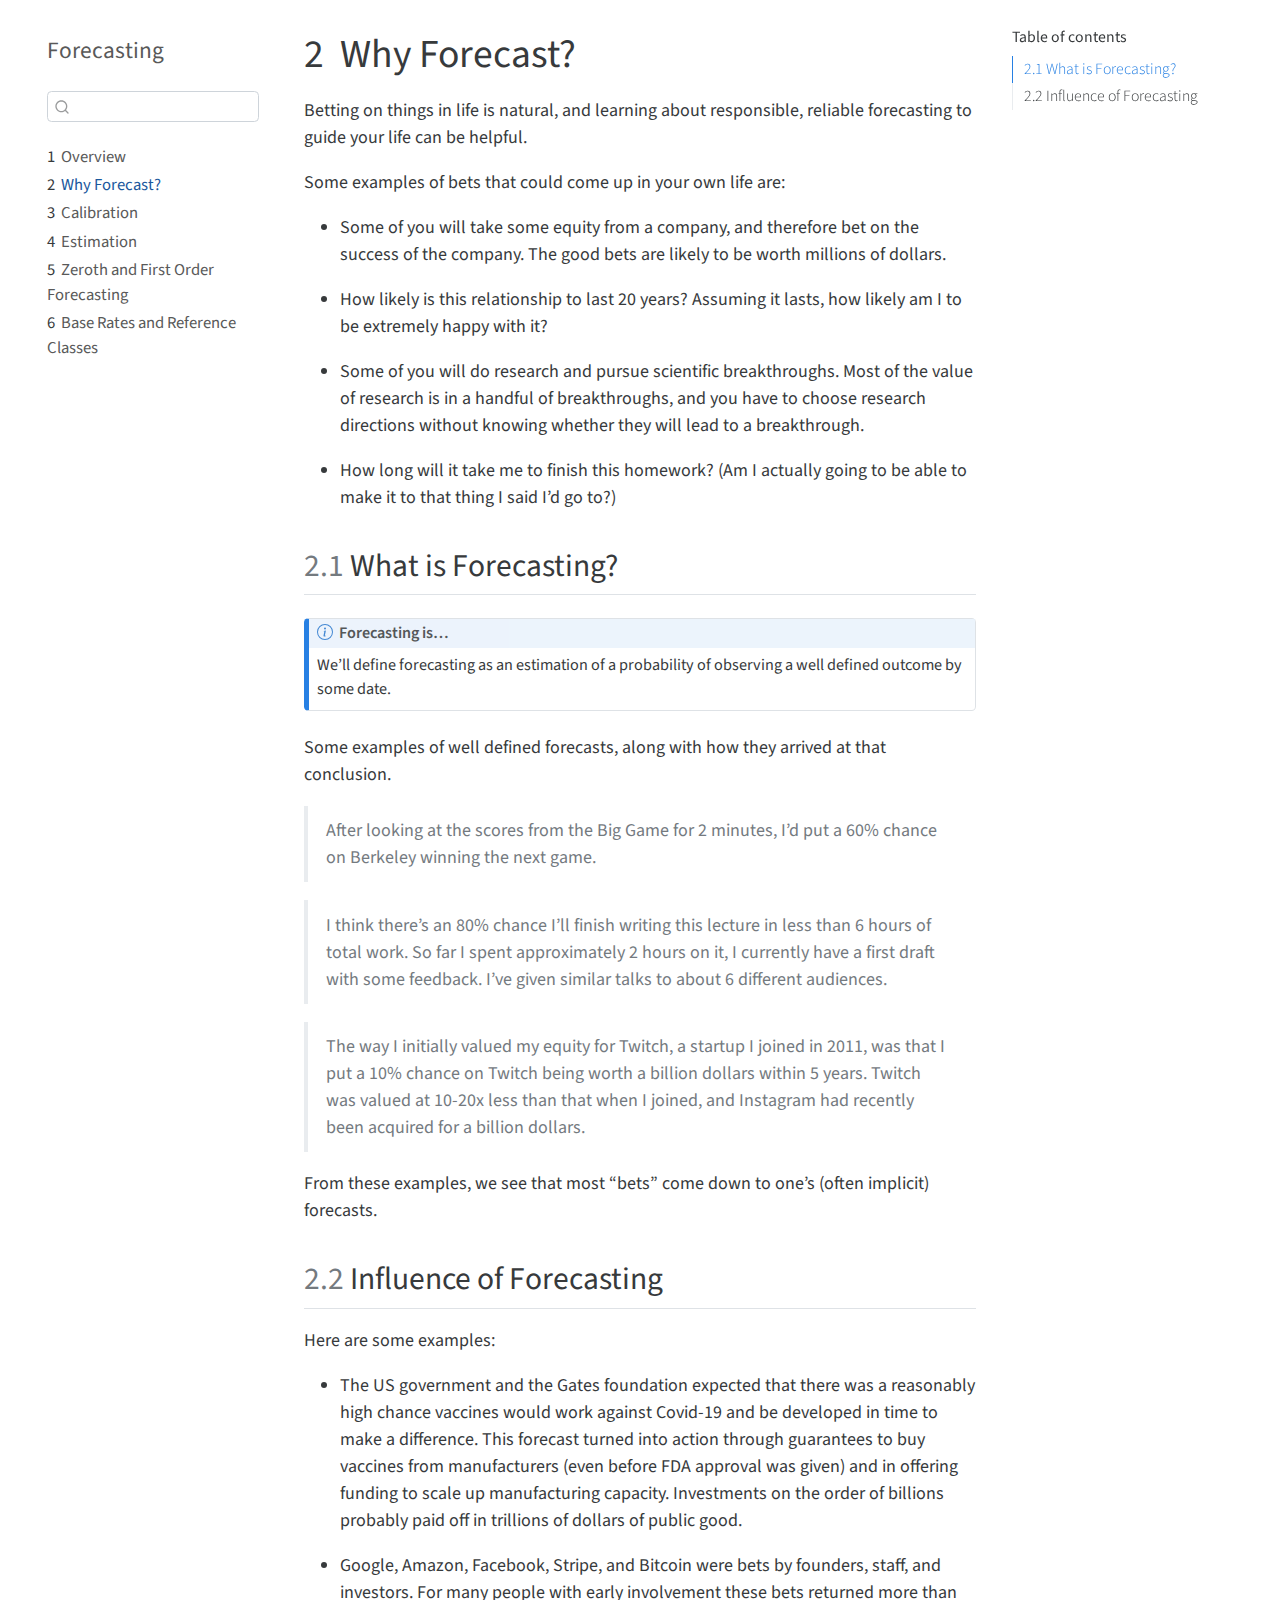
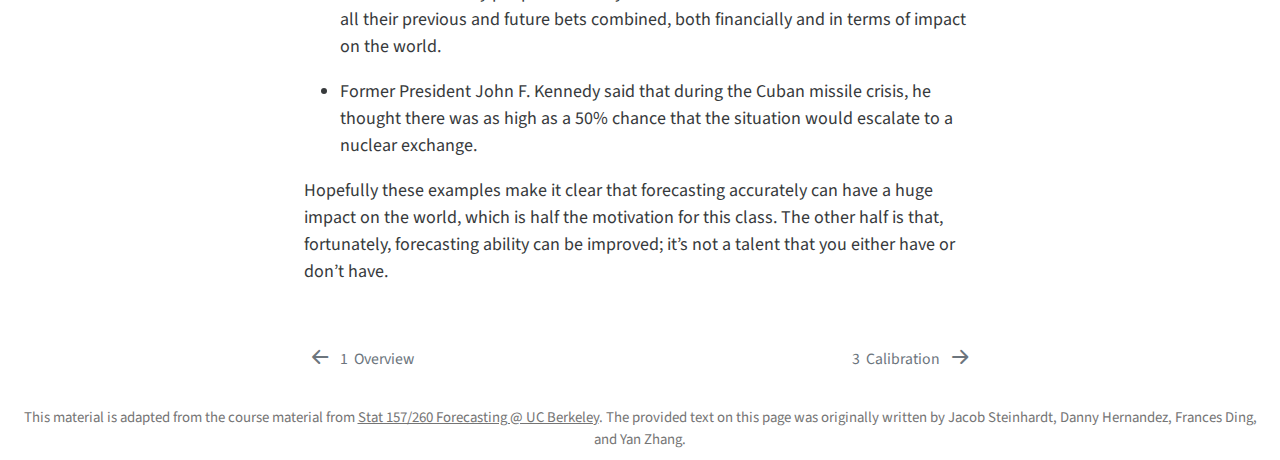
<file: docs/why-forecast.html>
<!DOCTYPE html>
<html xmlns="http://www.w3.org/1999/xhtml" lang="en" xml:lang="en"><head>

<meta charset="utf-8">
<meta name="generator" content="quarto-1.2.335">

<meta name="viewport" content="width=device-width, initial-scale=1.0, user-scalable=yes">


<title>Forecasting - 2&nbsp; Why Forecast?</title>
<style>
code{white-space: pre-wrap;}
span.smallcaps{font-variant: small-caps;}
div.columns{display: flex; gap: min(4vw, 1.5em);}
div.column{flex: auto; overflow-x: auto;}
div.hanging-indent{margin-left: 1.5em; text-indent: -1.5em;}
ul.task-list{list-style: none;}
ul.task-list li input[type="checkbox"] {
  width: 0.8em;
  margin: 0 0.8em 0.2em -1.6em;
  vertical-align: middle;
}
</style>


<script src="site_libs/quarto-nav/quarto-nav.js"></script>
<script src="site_libs/quarto-nav/headroom.min.js"></script>
<script src="site_libs/clipboard/clipboard.min.js"></script>
<script src="site_libs/quarto-search/autocomplete.umd.js"></script>
<script src="site_libs/quarto-search/fuse.min.js"></script>
<script src="site_libs/quarto-search/quarto-search.js"></script>
<meta name="quarto:offset" content="./">
<link href="./calibration.html" rel="next">
<link href="./index.html" rel="prev">
<script src="site_libs/quarto-html/quarto.js"></script>
<script src="site_libs/quarto-html/popper.min.js"></script>
<script src="site_libs/quarto-html/tippy.umd.min.js"></script>
<script src="site_libs/quarto-html/anchor.min.js"></script>
<link href="site_libs/quarto-html/tippy.css" rel="stylesheet">
<link href="site_libs/quarto-html/quarto-syntax-highlighting.css" rel="stylesheet" id="quarto-text-highlighting-styles">
<script src="site_libs/bootstrap/bootstrap.min.js"></script>
<link href="site_libs/bootstrap/bootstrap-icons.css" rel="stylesheet">
<link href="site_libs/bootstrap/bootstrap.min.css" rel="stylesheet" id="quarto-bootstrap" data-mode="light">
<script id="quarto-search-options" type="application/json">{
  "location": "sidebar",
  "copy-button": false,
  "collapse-after": 3,
  "panel-placement": "start",
  "type": "textbox",
  "limit": 20,
  "language": {
    "search-no-results-text": "No results",
    "search-matching-documents-text": "matching documents",
    "search-copy-link-title": "Copy link to search",
    "search-hide-matches-text": "Hide additional matches",
    "search-more-match-text": "more match in this document",
    "search-more-matches-text": "more matches in this document",
    "search-clear-button-title": "Clear",
    "search-detached-cancel-button-title": "Cancel",
    "search-submit-button-title": "Submit"
  }
}</script>


</head>

<body class="nav-sidebar floating">

<div id="quarto-search-results"></div>
  <header id="quarto-header" class="headroom fixed-top">
  <nav class="quarto-secondary-nav" data-bs-toggle="collapse" data-bs-target="#quarto-sidebar" aria-controls="quarto-sidebar" aria-expanded="false" aria-label="Toggle sidebar navigation" onclick="if (window.quartoToggleHeadroom) { window.quartoToggleHeadroom(); }">
    <div class="container-fluid d-flex justify-content-between">
      <h1 class="quarto-secondary-nav-title"><span class="chapter-number">2</span>&nbsp; <span class="chapter-title">Why Forecast?</span></h1>
      <button type="button" class="quarto-btn-toggle btn" aria-label="Show secondary navigation">
        <i class="bi bi-chevron-right"></i>
      </button>
    </div>
  </nav>
</header>
<!-- content -->
<div id="quarto-content" class="quarto-container page-columns page-rows-contents page-layout-article">
<!-- sidebar -->
  <nav id="quarto-sidebar" class="sidebar collapse sidebar-navigation floating overflow-auto">
    <div class="pt-lg-2 mt-2 text-left sidebar-header">
    <div class="sidebar-title mb-0 py-0">
      <a href="./">Forecasting</a> 
    </div>
      </div>
      <div class="mt-2 flex-shrink-0 align-items-center">
        <div class="sidebar-search">
        <div id="quarto-search" class="" title="Search"></div>
        </div>
      </div>
    <div class="sidebar-menu-container"> 
    <ul class="list-unstyled mt-1">
        <li class="sidebar-item">
  <div class="sidebar-item-container"> 
  <a href="./index.html" class="sidebar-item-text sidebar-link"><span class="chapter-number">1</span>&nbsp; <span class="chapter-title">Overview</span></a>
  </div>
</li>
        <li class="sidebar-item">
  <div class="sidebar-item-container"> 
  <a href="./why-forecast.html" class="sidebar-item-text sidebar-link active"><span class="chapter-number">2</span>&nbsp; <span class="chapter-title">Why Forecast?</span></a>
  </div>
</li>
        <li class="sidebar-item">
  <div class="sidebar-item-container"> 
  <a href="./calibration.html" class="sidebar-item-text sidebar-link"><span class="chapter-number">3</span>&nbsp; <span class="chapter-title">Calibration</span></a>
  </div>
</li>
        <li class="sidebar-item">
  <div class="sidebar-item-container"> 
  <a href="./estimations.html" class="sidebar-item-text sidebar-link"><span class="chapter-number">4</span>&nbsp; <span class="chapter-title">Estimation</span></a>
  </div>
</li>
        <li class="sidebar-item">
  <div class="sidebar-item-container"> 
  <a href="./zeroth-first-forecasting.html" class="sidebar-item-text sidebar-link"><span class="chapter-number">5</span>&nbsp; <span class="chapter-title">Zeroth and First Order Forecasting</span></a>
  </div>
</li>
        <li class="sidebar-item">
  <div class="sidebar-item-container"> 
  <a href="./base-rates-and-reference-classes.html" class="sidebar-item-text sidebar-link"><span class="chapter-number">6</span>&nbsp; <span class="chapter-title">Base Rates and Reference Classes</span></a>
  </div>
</li>
    </ul>
    </div>
</nav>
<!-- margin-sidebar -->
    <div id="quarto-margin-sidebar" class="sidebar margin-sidebar">
        <nav id="TOC" role="doc-toc" class="toc-active">
    <h2 id="toc-title">Table of contents</h2>
   
  <ul>
  <li><a href="#what-is-forecasting" id="toc-what-is-forecasting" class="nav-link active" data-scroll-target="#what-is-forecasting"><span class="toc-section-number">2.1</span>  What is Forecasting?</a></li>
  <li><a href="#influence-of-forecasting" id="toc-influence-of-forecasting" class="nav-link" data-scroll-target="#influence-of-forecasting"><span class="toc-section-number">2.2</span>  Influence of Forecasting</a></li>
  </ul>
</nav>
    </div>
<!-- main -->
<main class="content" id="quarto-document-content">

<header id="title-block-header" class="quarto-title-block default">
<div class="quarto-title">
<h1 class="title d-none d-lg-block"><span class="chapter-number">2</span>&nbsp; <span class="chapter-title">Why Forecast?</span></h1>
</div>



<div class="quarto-title-meta">

    
  
    
  </div>
  

</header>

<p>Betting on things in life is natural, and learning about responsible, reliable forecasting to guide your life can be helpful.</p>
<p>Some examples of bets that could come up in your own life are:</p>
<ul>
<li><p>Some of you will take some equity from a company, and therefore bet on the success of the company. The good bets are likely to be worth millions of dollars.</p></li>
<li><p>How likely is this relationship to last 20 years? Assuming it lasts, how likely am I to be extremely happy with it?</p></li>
<li><p>Some of you will do research and pursue scientific breakthroughs. Most of the value of research is in a handful of breakthroughs, and you have to choose research directions without knowing whether they will lead to a breakthrough.</p></li>
<li><p>How long will it take me to finish this homework? (Am I actually going to be able to make it to that thing I said I’d go to?)</p></li>
</ul>
<section id="what-is-forecasting" class="level2" data-number="2.1">
<h2 data-number="2.1" class="anchored" data-anchor-id="what-is-forecasting"><span class="header-section-number">2.1</span> What is Forecasting?</h2>
<div class="callout-note callout callout-style-default callout-captioned">
<div class="callout-header d-flex align-content-center">
<div class="callout-icon-container">
<i class="callout-icon"></i>
</div>
<div class="callout-caption-container flex-fill">
Forecasting is…
</div>
</div>
<div class="callout-body-container callout-body">
<p>We’ll define forecasting as an estimation of a probability of observing a well defined outcome by some date.</p>
</div>
</div>
<p>Some examples of well defined forecasts, along with how they arrived at that conclusion.</p>
<blockquote class="blockquote">
<p>After looking at the scores from the Big Game for 2 minutes, I’d put a 60% chance on Berkeley winning the next game.</p>
</blockquote>
<blockquote class="blockquote">
<p>I think there’s an 80% chance I’ll finish writing this lecture in less than 6 hours of total work. So far I spent approximately 2 hours on it, I currently have a first draft with some feedback. I’ve given similar talks to about 6 different audiences.</p>
</blockquote>
<blockquote class="blockquote">
<p>The way I initially valued my equity for Twitch, a startup I joined in 2011, was that I put a 10% chance on Twitch being worth a billion dollars within 5 years. Twitch was valued at 10-20x less than that when I joined, and Instagram had recently been acquired for a billion dollars.</p>
</blockquote>
<p>From these examples, we see that most “bets” come down to one’s (often implicit) forecasts.</p>
</section>
<section id="influence-of-forecasting" class="level2" data-number="2.2">
<h2 data-number="2.2" class="anchored" data-anchor-id="influence-of-forecasting"><span class="header-section-number">2.2</span> Influence of Forecasting</h2>
<p>Here are some examples:</p>
<ul>
<li><p>The US government and the Gates foundation expected that there was a reasonably high chance vaccines would work against Covid-19 and be developed in time to make a difference. This forecast turned into action through guarantees to buy vaccines from manufacturers (even before FDA approval was given) and in offering funding to scale up manufacturing capacity. Investments on the order of billions probably paid off in trillions of dollars of public good.</p></li>
<li><p>Google, Amazon, Facebook, Stripe, and Bitcoin were bets by founders, staff, and investors. For many people with early involvement these bets returned more than all their previous and future bets combined, both financially and in terms of impact on the world.</p></li>
<li><p>Former President John F. Kennedy said that during the Cuban missile crisis, he thought there was as high as a 50% chance that the situation would escalate to a nuclear exchange.</p></li>
</ul>
<p>Hopefully these examples make it clear that forecasting accurately can have a huge impact on the world, which is half the motivation for this class. The other half is that, fortunately, forecasting ability can be improved; it’s not a talent that you either have or don’t have.</p>


</section>

</main> <!-- /main -->
<script id="quarto-html-after-body" type="application/javascript">
window.document.addEventListener("DOMContentLoaded", function (event) {
  const toggleBodyColorMode = (bsSheetEl) => {
    const mode = bsSheetEl.getAttribute("data-mode");
    const bodyEl = window.document.querySelector("body");
    if (mode === "dark") {
      bodyEl.classList.add("quarto-dark");
      bodyEl.classList.remove("quarto-light");
    } else {
      bodyEl.classList.add("quarto-light");
      bodyEl.classList.remove("quarto-dark");
    }
  }
  const toggleBodyColorPrimary = () => {
    const bsSheetEl = window.document.querySelector("link#quarto-bootstrap");
    if (bsSheetEl) {
      toggleBodyColorMode(bsSheetEl);
    }
  }
  toggleBodyColorPrimary();  
  const icon = "";
  const anchorJS = new window.AnchorJS();
  anchorJS.options = {
    placement: 'right',
    icon: icon
  };
  anchorJS.add('.anchored');
  const clipboard = new window.ClipboardJS('.code-copy-button', {
    target: function(trigger) {
      return trigger.previousElementSibling;
    }
  });
  clipboard.on('success', function(e) {
    // button target
    const button = e.trigger;
    // don't keep focus
    button.blur();
    // flash "checked"
    button.classList.add('code-copy-button-checked');
    var currentTitle = button.getAttribute("title");
    button.setAttribute("title", "Copied!");
    let tooltip;
    if (window.bootstrap) {
      button.setAttribute("data-bs-toggle", "tooltip");
      button.setAttribute("data-bs-placement", "left");
      button.setAttribute("data-bs-title", "Copied!");
      tooltip = new bootstrap.Tooltip(button, 
        { trigger: "manual", 
          customClass: "code-copy-button-tooltip",
          offset: [0, -8]});
      tooltip.show();    
    }
    setTimeout(function() {
      if (tooltip) {
        tooltip.hide();
        button.removeAttribute("data-bs-title");
        button.removeAttribute("data-bs-toggle");
        button.removeAttribute("data-bs-placement");
      }
      button.setAttribute("title", currentTitle);
      button.classList.remove('code-copy-button-checked');
    }, 1000);
    // clear code selection
    e.clearSelection();
  });
  function tippyHover(el, contentFn) {
    const config = {
      allowHTML: true,
      content: contentFn,
      maxWidth: 500,
      delay: 100,
      arrow: false,
      appendTo: function(el) {
          return el.parentElement;
      },
      interactive: true,
      interactiveBorder: 10,
      theme: 'quarto',
      placement: 'bottom-start'
    };
    window.tippy(el, config); 
  }
  const noterefs = window.document.querySelectorAll('a[role="doc-noteref"]');
  for (var i=0; i<noterefs.length; i++) {
    const ref = noterefs[i];
    tippyHover(ref, function() {
      // use id or data attribute instead here
      let href = ref.getAttribute('data-footnote-href') || ref.getAttribute('href');
      try { href = new URL(href).hash; } catch {}
      const id = href.replace(/^#\/?/, "");
      const note = window.document.getElementById(id);
      return note.innerHTML;
    });
  }
  const findCites = (el) => {
    const parentEl = el.parentElement;
    if (parentEl) {
      const cites = parentEl.dataset.cites;
      if (cites) {
        return {
          el,
          cites: cites.split(' ')
        };
      } else {
        return findCites(el.parentElement)
      }
    } else {
      return undefined;
    }
  };
  var bibliorefs = window.document.querySelectorAll('a[role="doc-biblioref"]');
  for (var i=0; i<bibliorefs.length; i++) {
    const ref = bibliorefs[i];
    const citeInfo = findCites(ref);
    if (citeInfo) {
      tippyHover(citeInfo.el, function() {
        var popup = window.document.createElement('div');
        citeInfo.cites.forEach(function(cite) {
          var citeDiv = window.document.createElement('div');
          citeDiv.classList.add('hanging-indent');
          citeDiv.classList.add('csl-entry');
          var biblioDiv = window.document.getElementById('ref-' + cite);
          if (biblioDiv) {
            citeDiv.innerHTML = biblioDiv.innerHTML;
          }
          popup.appendChild(citeDiv);
        });
        return popup.innerHTML;
      });
    }
  }
});
</script>
<nav class="page-navigation">
  <div class="nav-page nav-page-previous">
      <a href="./index.html" class="pagination-link">
        <i class="bi bi-arrow-left-short"></i> <span class="nav-page-text"><span class="chapter-number">1</span>&nbsp; <span class="chapter-title">Overview</span></span>
      </a>          
  </div>
  <div class="nav-page nav-page-next">
      <a href="./calibration.html" class="pagination-link">
        <span class="nav-page-text"><span class="chapter-number">3</span>&nbsp; <span class="chapter-title">Calibration</span></span> <i class="bi bi-arrow-right-short"></i>
      </a>
  </div>
</nav>
</div> <!-- /content -->
<footer class="footer">
  <div class="nav-footer">
    <div class="nav-footer-left">This material is adapted from the course material from <a href="http://www.forecastingclass.com/">Stat 157/260 Forecasting @ UC Berkeley</a>. The provided text on this page was originally written by Jacob Steinhardt, Danny Hernandez, Frances Ding, and Yan Zhang.</div>   
  </div>
</footer>



</body></html>
</file>
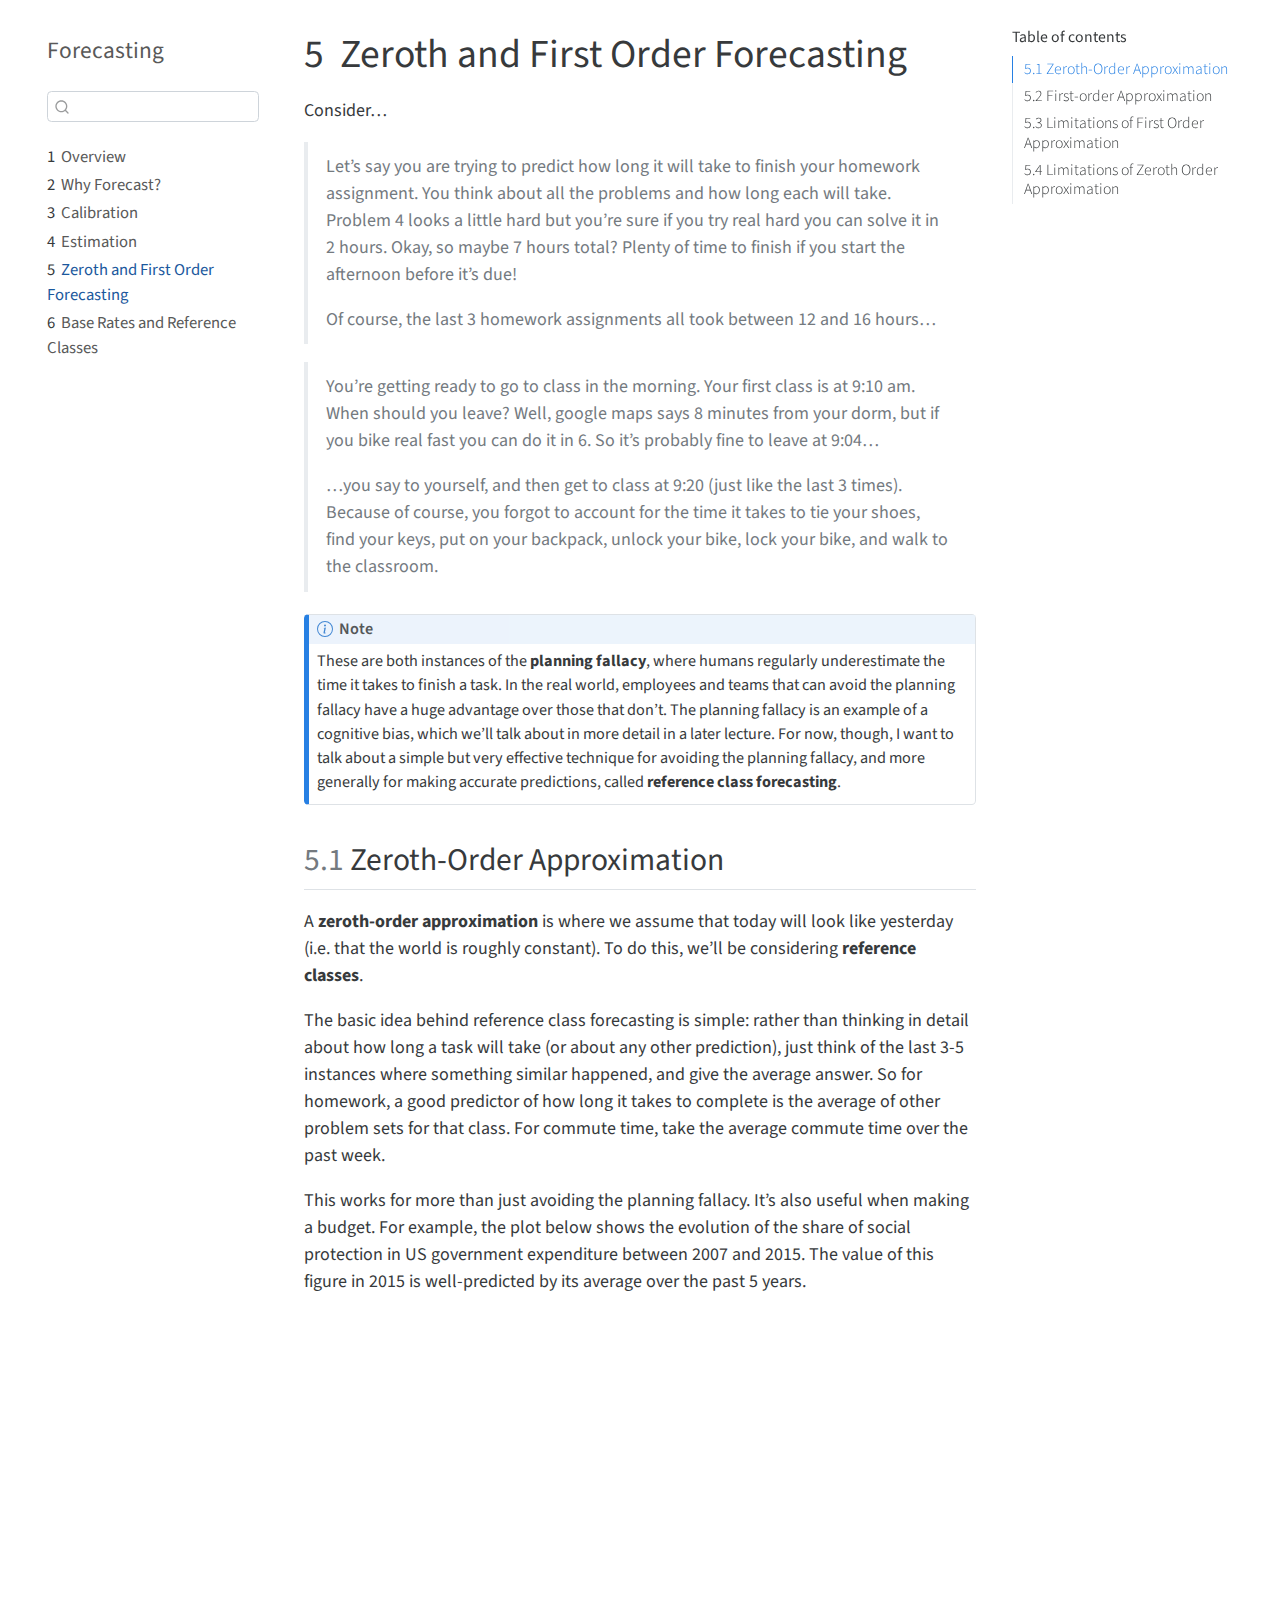
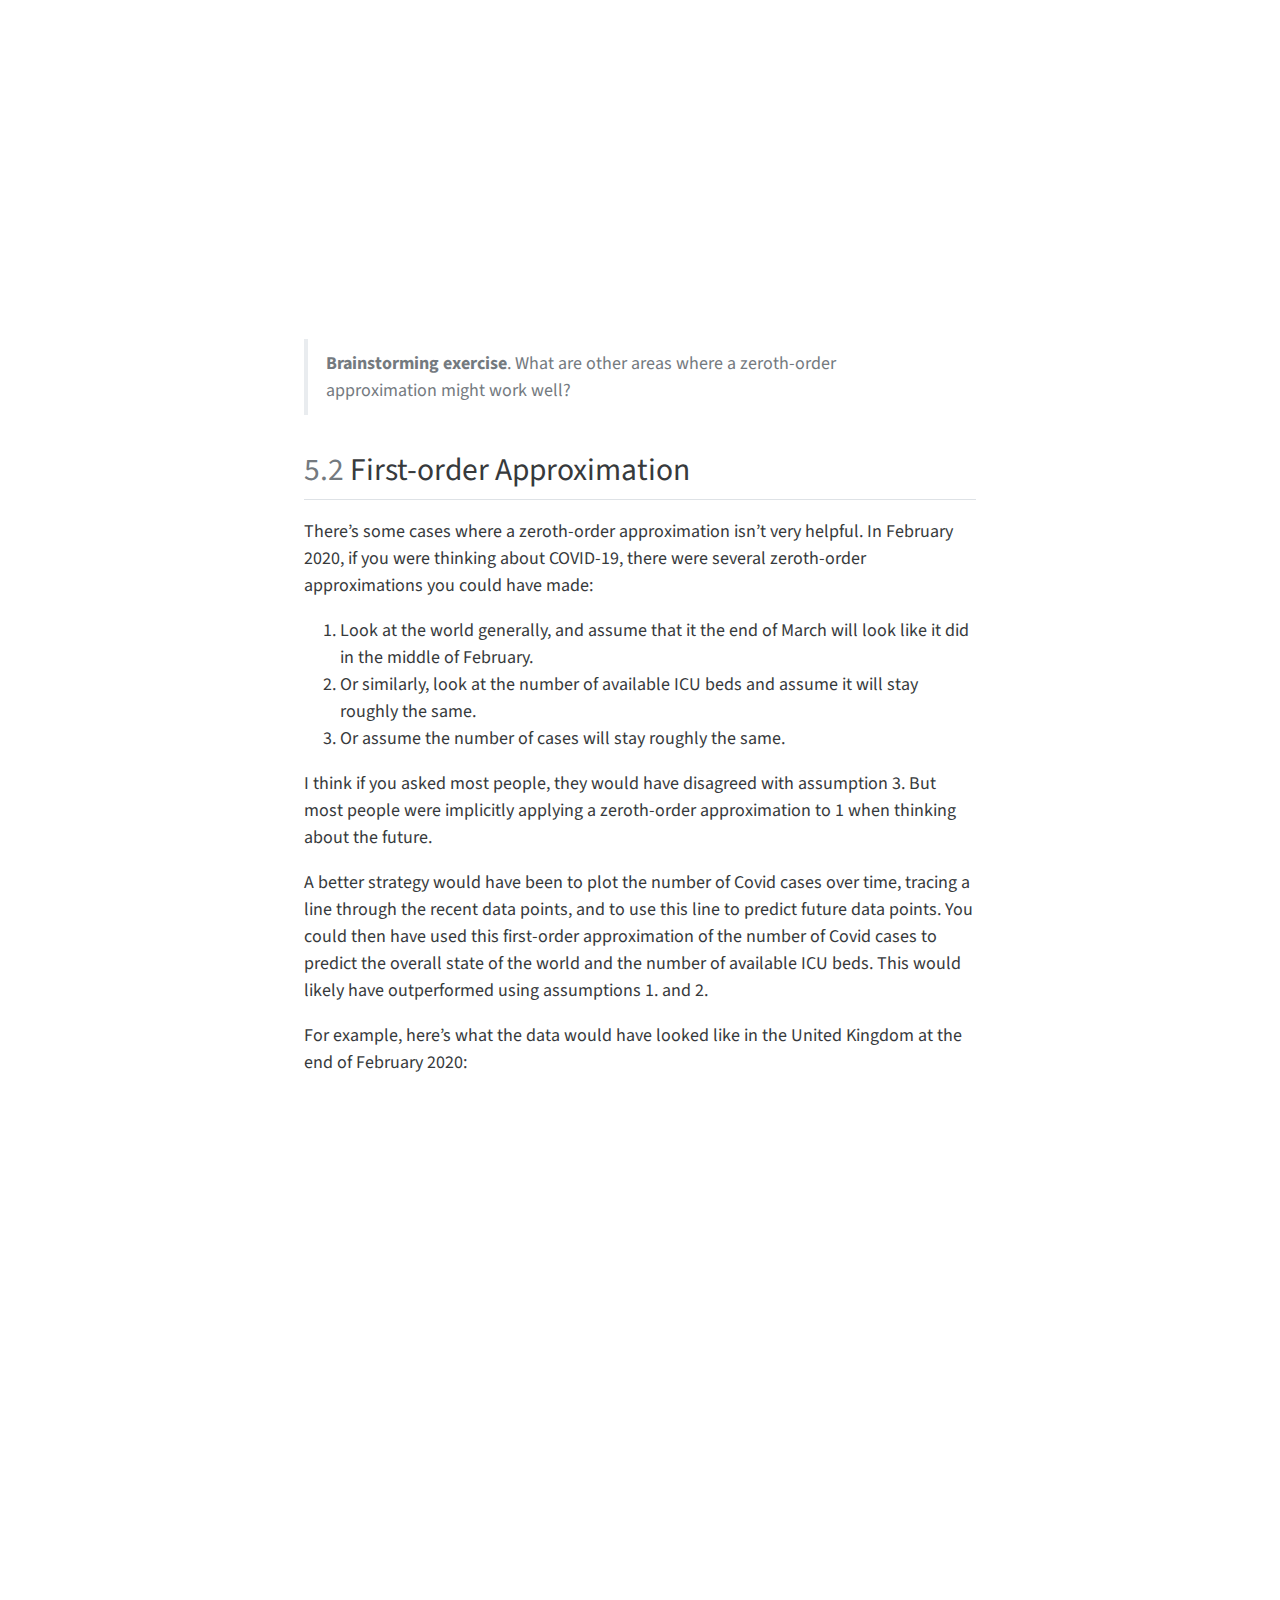
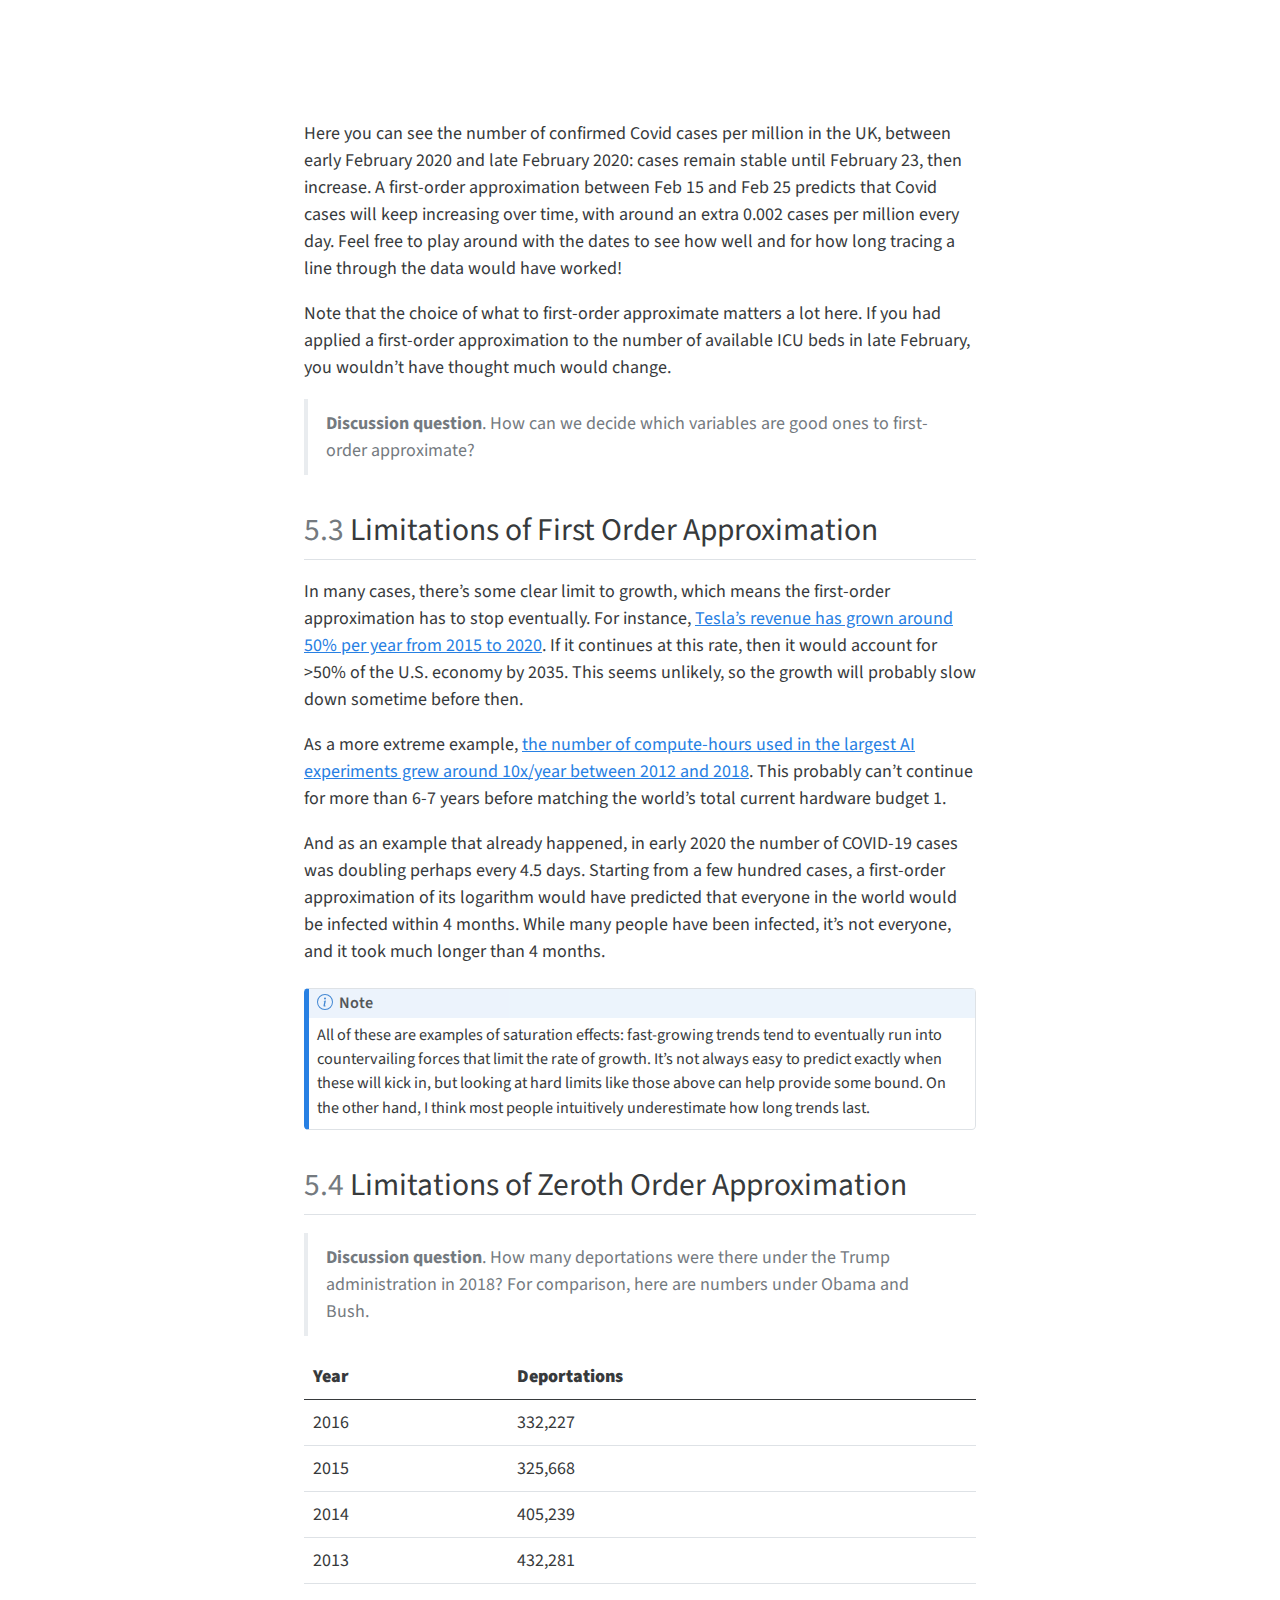
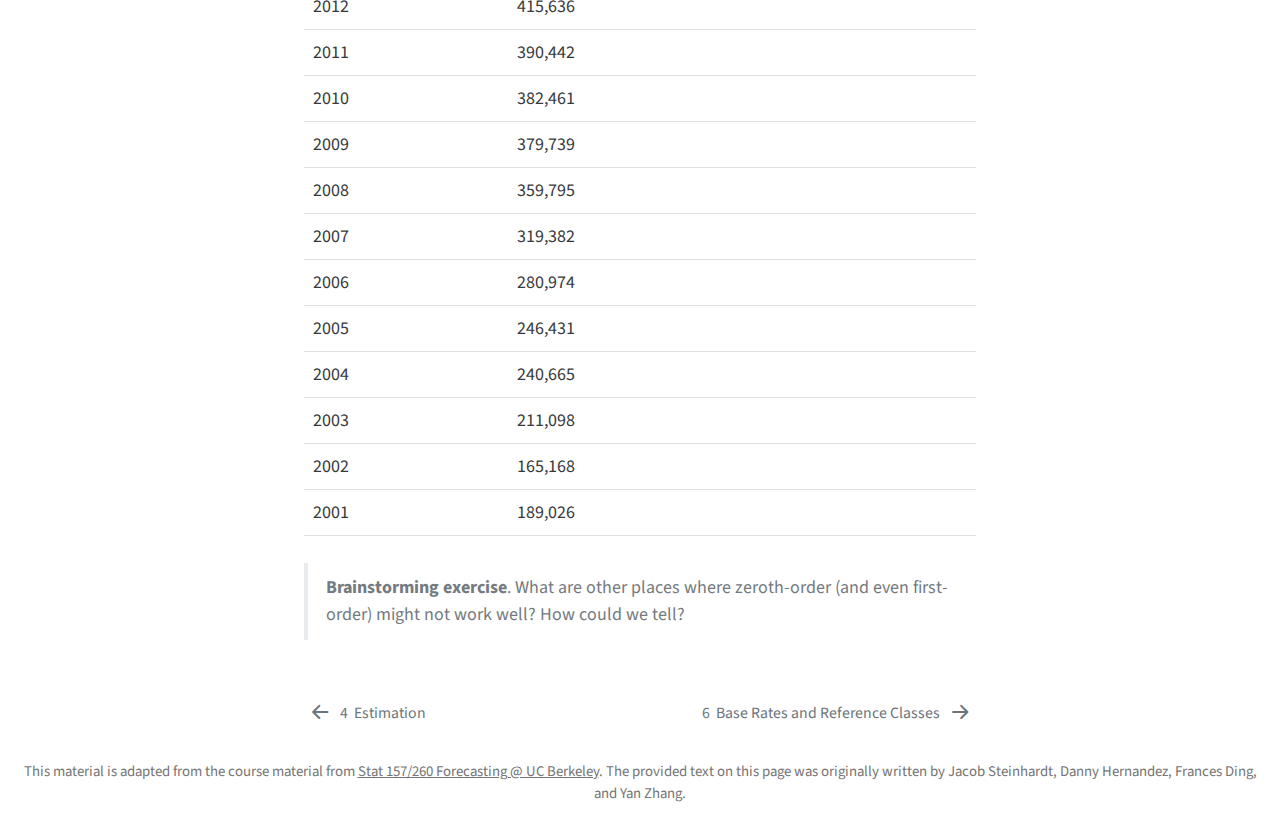
<file: docs/zeroth-first-forecasting.html>
<!DOCTYPE html>
<html xmlns="http://www.w3.org/1999/xhtml" lang="en" xml:lang="en"><head>

<meta charset="utf-8">
<meta name="generator" content="quarto-1.2.335">

<meta name="viewport" content="width=device-width, initial-scale=1.0, user-scalable=yes">


<title>Forecasting - 5&nbsp; Zeroth and First Order Forecasting</title>
<style>
code{white-space: pre-wrap;}
span.smallcaps{font-variant: small-caps;}
div.columns{display: flex; gap: min(4vw, 1.5em);}
div.column{flex: auto; overflow-x: auto;}
div.hanging-indent{margin-left: 1.5em; text-indent: -1.5em;}
ul.task-list{list-style: none;}
ul.task-list li input[type="checkbox"] {
  width: 0.8em;
  margin: 0 0.8em 0.2em -1.6em;
  vertical-align: middle;
}
</style>


<script src="site_libs/quarto-nav/quarto-nav.js"></script>
<script src="site_libs/quarto-nav/headroom.min.js"></script>
<script src="site_libs/clipboard/clipboard.min.js"></script>
<script src="site_libs/quarto-search/autocomplete.umd.js"></script>
<script src="site_libs/quarto-search/fuse.min.js"></script>
<script src="site_libs/quarto-search/quarto-search.js"></script>
<meta name="quarto:offset" content="./">
<link href="./base-rates-and-reference-classes.html" rel="next">
<link href="./estimations.html" rel="prev">
<script src="site_libs/quarto-html/quarto.js"></script>
<script src="site_libs/quarto-html/popper.min.js"></script>
<script src="site_libs/quarto-html/tippy.umd.min.js"></script>
<script src="site_libs/quarto-html/anchor.min.js"></script>
<link href="site_libs/quarto-html/tippy.css" rel="stylesheet">
<link href="site_libs/quarto-html/quarto-syntax-highlighting.css" rel="stylesheet" id="quarto-text-highlighting-styles">
<script src="site_libs/bootstrap/bootstrap.min.js"></script>
<link href="site_libs/bootstrap/bootstrap-icons.css" rel="stylesheet">
<link href="site_libs/bootstrap/bootstrap.min.css" rel="stylesheet" id="quarto-bootstrap" data-mode="light">
<script id="quarto-search-options" type="application/json">{
  "location": "sidebar",
  "copy-button": false,
  "collapse-after": 3,
  "panel-placement": "start",
  "type": "textbox",
  "limit": 20,
  "language": {
    "search-no-results-text": "No results",
    "search-matching-documents-text": "matching documents",
    "search-copy-link-title": "Copy link to search",
    "search-hide-matches-text": "Hide additional matches",
    "search-more-match-text": "more match in this document",
    "search-more-matches-text": "more matches in this document",
    "search-clear-button-title": "Clear",
    "search-detached-cancel-button-title": "Cancel",
    "search-submit-button-title": "Submit"
  }
}</script>


</head>

<body class="nav-sidebar floating">

<div id="quarto-search-results"></div>
  <header id="quarto-header" class="headroom fixed-top">
  <nav class="quarto-secondary-nav" data-bs-toggle="collapse" data-bs-target="#quarto-sidebar" aria-controls="quarto-sidebar" aria-expanded="false" aria-label="Toggle sidebar navigation" onclick="if (window.quartoToggleHeadroom) { window.quartoToggleHeadroom(); }">
    <div class="container-fluid d-flex justify-content-between">
      <h1 class="quarto-secondary-nav-title"><span class="chapter-number">5</span>&nbsp; <span class="chapter-title">Zeroth and First Order Forecasting</span></h1>
      <button type="button" class="quarto-btn-toggle btn" aria-label="Show secondary navigation">
        <i class="bi bi-chevron-right"></i>
      </button>
    </div>
  </nav>
</header>
<!-- content -->
<div id="quarto-content" class="quarto-container page-columns page-rows-contents page-layout-article">
<!-- sidebar -->
  <nav id="quarto-sidebar" class="sidebar collapse sidebar-navigation floating overflow-auto">
    <div class="pt-lg-2 mt-2 text-left sidebar-header">
    <div class="sidebar-title mb-0 py-0">
      <a href="./">Forecasting</a> 
    </div>
      </div>
      <div class="mt-2 flex-shrink-0 align-items-center">
        <div class="sidebar-search">
        <div id="quarto-search" class="" title="Search"></div>
        </div>
      </div>
    <div class="sidebar-menu-container"> 
    <ul class="list-unstyled mt-1">
        <li class="sidebar-item">
  <div class="sidebar-item-container"> 
  <a href="./index.html" class="sidebar-item-text sidebar-link"><span class="chapter-number">1</span>&nbsp; <span class="chapter-title">Overview</span></a>
  </div>
</li>
        <li class="sidebar-item">
  <div class="sidebar-item-container"> 
  <a href="./why-forecast.html" class="sidebar-item-text sidebar-link"><span class="chapter-number">2</span>&nbsp; <span class="chapter-title">Why Forecast?</span></a>
  </div>
</li>
        <li class="sidebar-item">
  <div class="sidebar-item-container"> 
  <a href="./calibration.html" class="sidebar-item-text sidebar-link"><span class="chapter-number">3</span>&nbsp; <span class="chapter-title">Calibration</span></a>
  </div>
</li>
        <li class="sidebar-item">
  <div class="sidebar-item-container"> 
  <a href="./estimations.html" class="sidebar-item-text sidebar-link"><span class="chapter-number">4</span>&nbsp; <span class="chapter-title">Estimation</span></a>
  </div>
</li>
        <li class="sidebar-item">
  <div class="sidebar-item-container"> 
  <a href="./zeroth-first-forecasting.html" class="sidebar-item-text sidebar-link active"><span class="chapter-number">5</span>&nbsp; <span class="chapter-title">Zeroth and First Order Forecasting</span></a>
  </div>
</li>
        <li class="sidebar-item">
  <div class="sidebar-item-container"> 
  <a href="./base-rates-and-reference-classes.html" class="sidebar-item-text sidebar-link"><span class="chapter-number">6</span>&nbsp; <span class="chapter-title">Base Rates and Reference Classes</span></a>
  </div>
</li>
    </ul>
    </div>
</nav>
<!-- margin-sidebar -->
    <div id="quarto-margin-sidebar" class="sidebar margin-sidebar">
        <nav id="TOC" role="doc-toc" class="toc-active">
    <h2 id="toc-title">Table of contents</h2>
   
  <ul>
  <li><a href="#zeroth-order" id="toc-zeroth-order" class="nav-link active" data-scroll-target="#zeroth-order"><span class="toc-section-number">5.1</span>  Zeroth-Order Approximation</a></li>
  <li><a href="#first-order-approximation" id="toc-first-order-approximation" class="nav-link" data-scroll-target="#first-order-approximation"><span class="toc-section-number">5.2</span>  First-order Approximation</a></li>
  <li><a href="#limitations-of-first-order-approximation" id="toc-limitations-of-first-order-approximation" class="nav-link" data-scroll-target="#limitations-of-first-order-approximation"><span class="toc-section-number">5.3</span>  Limitations of First Order Approximation</a></li>
  <li><a href="#limitations-of-zeroth-order-approximation" id="toc-limitations-of-zeroth-order-approximation" class="nav-link" data-scroll-target="#limitations-of-zeroth-order-approximation"><span class="toc-section-number">5.4</span>  Limitations of Zeroth Order Approximation</a></li>
  </ul>
</nav>
    </div>
<!-- main -->
<main class="content" id="quarto-document-content">

<header id="title-block-header" class="quarto-title-block default">
<div class="quarto-title">
<h1 class="title d-none d-lg-block"><span class="chapter-number">5</span>&nbsp; <span class="chapter-title">Zeroth and First Order Forecasting</span></h1>
</div>



<div class="quarto-title-meta">

    
  
    
  </div>
  

</header>

<p>Consider…</p>
<blockquote class="blockquote">
<p>Let’s say you are trying to predict how long it will take to finish your homework assignment. You think about all the problems and how long each will take. Problem 4 looks a little hard but you’re sure if you try real hard you can solve it in 2 hours. Okay, so maybe 7 hours total? Plenty of time to finish if you start the afternoon before it’s due!</p>
<p>Of course, the last 3 homework assignments all took between 12 and 16 hours…</p>
</blockquote>
<blockquote class="blockquote">
<p>You’re getting ready to go to class in the morning. Your first class is at 9:10 am. When should you leave? Well, google maps says 8 minutes from your dorm, but if you bike real fast you can do it in 6. So it’s probably fine to leave at 9:04…</p>
<p>…you say to yourself, and then get to class at 9:20 (just like the last 3 times). Because of course, you forgot to account for the time it takes to tie your shoes, find your keys, put on your backpack, unlock your bike, lock your bike, and walk to the classroom.</p>
</blockquote>
<div class="callout-note callout callout-style-default callout-captioned">
<div class="callout-header d-flex align-content-center">
<div class="callout-icon-container">
<i class="callout-icon"></i>
</div>
<div class="callout-caption-container flex-fill">
Note
</div>
</div>
<div class="callout-body-container callout-body">
<p>These are both instances of the <strong>planning fallacy</strong>, where humans regularly underestimate the time it takes to finish a task. In the real world, employees and teams that can avoid the planning fallacy have a huge advantage over those that don’t. The planning fallacy is an example of a cognitive bias, which we’ll talk about in more detail in a later lecture. For now, though, I want to talk about a simple but very effective technique for avoiding the planning fallacy, and more generally for making accurate predictions, called <strong>reference class forecasting</strong>.</p>
</div>
</div>
<section id="zeroth-order" class="level2" data-number="5.1">
<h2 data-number="5.1" class="anchored" data-anchor-id="zeroth-order"><span class="header-section-number">5.1</span> Zeroth-Order Approximation</h2>
<p>A <strong>zeroth-order approximation</strong> is where we assume that today will look like yesterday (i.e.&nbsp;that the world is roughly constant). To do this, we’ll be considering <strong>reference classes</strong>.</p>
<p>The basic idea behind reference class forecasting is simple: rather than thinking in detail about how long a task will take (or about any other prediction), just think of the last 3-5 instances where something similar happened, and give the average answer. So for homework, a good predictor of how long it takes to complete is the average of other problem sets for that class. For commute time, take the average commute time over the past week.</p>
<p>This works for more than just avoiding the planning fallacy. It’s also useful when making a budget. For example, the plot below shows the evolution of the share of social protection in US government expenditure between 2007 and 2015. The value of this figure in 2015 is well-predicted by its average over the past 5 years.</p>
<iframe src="https://ourworldindata.org/grapher/share-social-protection-in-government-exp-oecd-2013?time=2009..2015&amp;country=~USA" loading="lazy" style="width: 100%; height: 600px; border: 0px none;">
</iframe>
<blockquote class="blockquote">
<p><strong>Brainstorming exercise</strong>. What are other areas where a zeroth-order approximation might work well? </p>
</blockquote>
</section>
<section id="first-order-approximation" class="level2" data-number="5.2">
<h2 data-number="5.2" class="anchored" data-anchor-id="first-order-approximation"><span class="header-section-number">5.2</span> First-order Approximation</h2>
<p>There’s some cases where a zeroth-order approximation isn’t very helpful. In February 2020, if you were thinking about COVID-19, there were several zeroth-order approximations you could have made:</p>
<ol type="1">
<li>Look at the world generally, and assume that it the end of March will look like it did in the middle of February.</li>
<li>Or similarly, look at the number of available ICU beds and assume it will stay roughly the same.</li>
<li>Or assume the number of cases will stay roughly the same.</li>
</ol>
<p>I think if you asked most people, they would have disagreed with assumption 3. But most people were implicitly applying a zeroth-order approximation to 1 when thinking about the future.</p>
<p>A better strategy would have been to plot the number of Covid cases over time, tracing a line through the recent data points, and to use this line to predict future data points. You could then have used this first-order approximation of the number of Covid cases to predict the overall state of the world and the number of available ICU beds. This would likely have outperformed using assumptions 1. and 2.</p>
<p>For example, here’s what the data would have looked like in the United Kingdom at the end of February 2020:</p>
<iframe src="https://ourworldindata.org/explorers/coronavirus-data-explorer?zoomToSelection=true&amp;time=earliest..2020-03-02&amp;facet=none&amp;country=~GBR&amp;pickerSort=desc&amp;pickerMetric=new_cases_smoothed_per_million&amp;hideControls=true&amp;Metric=Confirmed+cases&amp;Interval=7-day+rolling+average&amp;Relative+to+Population=true&amp;Color+by+test+positivity=false" loading="lazy" style="width: 100%; height: 600px; border: 0px none;">
</iframe>
<p>Here you can see the number of confirmed Covid cases per million in the UK, between early February 2020 and late February 2020: cases remain stable until February 23, then increase. A first-order approximation between Feb 15 and Feb 25 predicts that Covid cases will keep increasing over time, with around an extra 0.002 cases per million every day. Feel free to play around with the dates to see how well and for how long tracing a line through the data would have worked!</p>
<p>Note that the choice of what to first-order approximate matters a lot here. If you had applied a first-order approximation to the number of available ICU beds in late February, you wouldn’t have thought much would change.</p>
<blockquote class="blockquote">
<p><strong>Discussion question</strong>. How can we decide which variables are good ones to first-order approximate? </p>
</blockquote>
</section>
<section id="limitations-of-first-order-approximation" class="level2" data-number="5.3">
<h2 data-number="5.3" class="anchored" data-anchor-id="limitations-of-first-order-approximation"><span class="header-section-number">5.3</span> Limitations of First Order Approximation</h2>
<p>In many cases, there’s some clear limit to growth, which means the first-order approximation has to stop eventually. For instance, <a href="https://www.statista.com/statistics/272120/revenue-of-tesla/">Tesla’s revenue has grown around 50% per year from 2015 to 2020</a>. If it continues at this rate, then it would account for &gt;50% of the U.S. economy by 2035. This seems unlikely, so the growth will probably slow down sometime before then.</p>
<p>As a more extreme example, <a href="https://openai.com/blog/ai-and-compute/">the number of compute-hours used in the largest AI experiments grew around 10x/year between 2012 and 2018</a>. This probably can’t continue for more than 6-7 years before matching the world’s total current hardware budget 1.</p>
<p>And as an example that already happened, in early 2020 the number of COVID-19 cases was doubling perhaps every 4.5 days. Starting from a few hundred cases, a first-order approximation of its logarithm would have predicted that everyone in the world would be infected within 4 months. While many people have been infected, it’s not everyone, and it took much longer than 4 months.</p>
<div class="callout-note callout callout-style-default callout-captioned">
<div class="callout-header d-flex align-content-center">
<div class="callout-icon-container">
<i class="callout-icon"></i>
</div>
<div class="callout-caption-container flex-fill">
Note
</div>
</div>
<div class="callout-body-container callout-body">
<p>All of these are examples of saturation effects: fast-growing trends tend to eventually run into countervailing forces that limit the rate of growth. It’s not always easy to predict exactly when these will kick in, but looking at hard limits like those above can help provide some bound. On the other hand, I think most people intuitively underestimate how long trends last.</p>
</div>
</div>
</section>
<section id="limitations-of-zeroth-order-approximation" class="level2" data-number="5.4">
<h2 data-number="5.4" class="anchored" data-anchor-id="limitations-of-zeroth-order-approximation"><span class="header-section-number">5.4</span> Limitations of Zeroth Order Approximation</h2>
<blockquote class="blockquote">
<p><strong>Discussion question</strong>. How many deportations were there under the Trump administration in 2018? For comparison, here are numbers under Obama and Bush.</p>
</blockquote>
<table class="table">
<thead>
<tr class="header">
<th><strong>Year</strong></th>
<th><strong>Deportations</strong></th>
</tr>
</thead>
<tbody>
<tr class="odd">
<td>2016</td>
<td>332,227</td>
</tr>
<tr class="even">
<td>2015</td>
<td>325,668</td>
</tr>
<tr class="odd">
<td>2014</td>
<td>405,239</td>
</tr>
<tr class="even">
<td>2013</td>
<td>432,281</td>
</tr>
<tr class="odd">
<td>2012</td>
<td>415,636</td>
</tr>
<tr class="even">
<td>2011</td>
<td>390,442</td>
</tr>
<tr class="odd">
<td>2010</td>
<td>382,461</td>
</tr>
<tr class="even">
<td>2009</td>
<td>379,739</td>
</tr>
<tr class="odd">
<td>2008</td>
<td>359,795</td>
</tr>
<tr class="even">
<td>2007</td>
<td>319,382</td>
</tr>
<tr class="odd">
<td>2006</td>
<td>280,974</td>
</tr>
<tr class="even">
<td>2005</td>
<td>246,431</td>
</tr>
<tr class="odd">
<td>2004</td>
<td>240,665</td>
</tr>
<tr class="even">
<td>2003</td>
<td>211,098</td>
</tr>
<tr class="odd">
<td>2002</td>
<td>165,168</td>
</tr>
<tr class="even">
<td>2001</td>
<td>189,026</td>
</tr>
</tbody>
</table>
<blockquote class="blockquote">
<p><strong>Brainstorming exercise</strong>. What are other places where zeroth-order (and even first-order) might not work well? How could we tell? </p>
</blockquote>


</section>

</main> <!-- /main -->
<script id="quarto-html-after-body" type="application/javascript">
window.document.addEventListener("DOMContentLoaded", function (event) {
  const toggleBodyColorMode = (bsSheetEl) => {
    const mode = bsSheetEl.getAttribute("data-mode");
    const bodyEl = window.document.querySelector("body");
    if (mode === "dark") {
      bodyEl.classList.add("quarto-dark");
      bodyEl.classList.remove("quarto-light");
    } else {
      bodyEl.classList.add("quarto-light");
      bodyEl.classList.remove("quarto-dark");
    }
  }
  const toggleBodyColorPrimary = () => {
    const bsSheetEl = window.document.querySelector("link#quarto-bootstrap");
    if (bsSheetEl) {
      toggleBodyColorMode(bsSheetEl);
    }
  }
  toggleBodyColorPrimary();  
  const icon = "";
  const anchorJS = new window.AnchorJS();
  anchorJS.options = {
    placement: 'right',
    icon: icon
  };
  anchorJS.add('.anchored');
  const clipboard = new window.ClipboardJS('.code-copy-button', {
    target: function(trigger) {
      return trigger.previousElementSibling;
    }
  });
  clipboard.on('success', function(e) {
    // button target
    const button = e.trigger;
    // don't keep focus
    button.blur();
    // flash "checked"
    button.classList.add('code-copy-button-checked');
    var currentTitle = button.getAttribute("title");
    button.setAttribute("title", "Copied!");
    let tooltip;
    if (window.bootstrap) {
      button.setAttribute("data-bs-toggle", "tooltip");
      button.setAttribute("data-bs-placement", "left");
      button.setAttribute("data-bs-title", "Copied!");
      tooltip = new bootstrap.Tooltip(button, 
        { trigger: "manual", 
          customClass: "code-copy-button-tooltip",
          offset: [0, -8]});
      tooltip.show();    
    }
    setTimeout(function() {
      if (tooltip) {
        tooltip.hide();
        button.removeAttribute("data-bs-title");
        button.removeAttribute("data-bs-toggle");
        button.removeAttribute("data-bs-placement");
      }
      button.setAttribute("title", currentTitle);
      button.classList.remove('code-copy-button-checked');
    }, 1000);
    // clear code selection
    e.clearSelection();
  });
  function tippyHover(el, contentFn) {
    const config = {
      allowHTML: true,
      content: contentFn,
      maxWidth: 500,
      delay: 100,
      arrow: false,
      appendTo: function(el) {
          return el.parentElement;
      },
      interactive: true,
      interactiveBorder: 10,
      theme: 'quarto',
      placement: 'bottom-start'
    };
    window.tippy(el, config); 
  }
  const noterefs = window.document.querySelectorAll('a[role="doc-noteref"]');
  for (var i=0; i<noterefs.length; i++) {
    const ref = noterefs[i];
    tippyHover(ref, function() {
      // use id or data attribute instead here
      let href = ref.getAttribute('data-footnote-href') || ref.getAttribute('href');
      try { href = new URL(href).hash; } catch {}
      const id = href.replace(/^#\/?/, "");
      const note = window.document.getElementById(id);
      return note.innerHTML;
    });
  }
  const findCites = (el) => {
    const parentEl = el.parentElement;
    if (parentEl) {
      const cites = parentEl.dataset.cites;
      if (cites) {
        return {
          el,
          cites: cites.split(' ')
        };
      } else {
        return findCites(el.parentElement)
      }
    } else {
      return undefined;
    }
  };
  var bibliorefs = window.document.querySelectorAll('a[role="doc-biblioref"]');
  for (var i=0; i<bibliorefs.length; i++) {
    const ref = bibliorefs[i];
    const citeInfo = findCites(ref);
    if (citeInfo) {
      tippyHover(citeInfo.el, function() {
        var popup = window.document.createElement('div');
        citeInfo.cites.forEach(function(cite) {
          var citeDiv = window.document.createElement('div');
          citeDiv.classList.add('hanging-indent');
          citeDiv.classList.add('csl-entry');
          var biblioDiv = window.document.getElementById('ref-' + cite);
          if (biblioDiv) {
            citeDiv.innerHTML = biblioDiv.innerHTML;
          }
          popup.appendChild(citeDiv);
        });
        return popup.innerHTML;
      });
    }
  }
});
</script>
<nav class="page-navigation">
  <div class="nav-page nav-page-previous">
      <a href="./estimations.html" class="pagination-link">
        <i class="bi bi-arrow-left-short"></i> <span class="nav-page-text"><span class="chapter-number">4</span>&nbsp; <span class="chapter-title">Estimation</span></span>
      </a>          
  </div>
  <div class="nav-page nav-page-next">
      <a href="./base-rates-and-reference-classes.html" class="pagination-link">
        <span class="nav-page-text"><span class="chapter-number">6</span>&nbsp; <span class="chapter-title">Base Rates and Reference Classes</span></span> <i class="bi bi-arrow-right-short"></i>
      </a>
  </div>
</nav>
</div> <!-- /content -->
<footer class="footer">
  <div class="nav-footer">
    <div class="nav-footer-left">This material is adapted from the course material from <a href="http://www.forecastingclass.com/">Stat 157/260 Forecasting @ UC Berkeley</a>. The provided text on this page was originally written by Jacob Steinhardt, Danny Hernandez, Frances Ding, and Yan Zhang.</div>   
  </div>
</footer>



</body></html>
</file>
<file: docs/site_libs/quarto-html/tippy.css>
.tippy-box[data-animation=fade][data-state=hidden]{opacity:0}[data-tippy-root]{max-width:calc(100vw - 10px)}.tippy-box{position:relative;background-color:#333;color:#fff;border-radius:4px;font-size:14px;line-height:1.4;white-space:normal;outline:0;transition-property:transform,visibility,opacity}.tippy-box[data-placement^=top]>.tippy-arrow{bottom:0}.tippy-box[data-placement^=top]>.tippy-arrow:before{bottom:-7px;left:0;border-width:8px 8px 0;border-top-color:initial;transform-origin:center top}.tippy-box[data-placement^=bottom]>.tippy-arrow{top:0}.tippy-box[data-placement^=bottom]>.tippy-arrow:before{top:-7px;left:0;border-width:0 8px 8px;border-bottom-color:initial;transform-origin:center bottom}.tippy-box[data-placement^=left]>.tippy-arrow{right:0}.tippy-box[data-placement^=left]>.tippy-arrow:before{border-width:8px 0 8px 8px;border-left-color:initial;right:-7px;transform-origin:center left}.tippy-box[data-placement^=right]>.tippy-arrow{left:0}.tippy-box[data-placement^=right]>.tippy-arrow:before{left:-7px;border-width:8px 8px 8px 0;border-right-color:initial;transform-origin:center right}.tippy-box[data-inertia][data-state=visible]{transition-timing-function:cubic-bezier(.54,1.5,.38,1.11)}.tippy-arrow{width:16px;height:16px;color:#333}.tippy-arrow:before{content:"";position:absolute;border-color:transparent;border-style:solid}.tippy-content{position:relative;padding:5px 9px;z-index:1}
</file>
<file: docs/site_libs/quarto-html/quarto-syntax-highlighting.css>
/* quarto syntax highlight colors */
:root {
  --quarto-hl-ot-color: #003B4F;
  --quarto-hl-at-color: #657422;
  --quarto-hl-ss-color: #20794D;
  --quarto-hl-an-color: #5E5E5E;
  --quarto-hl-fu-color: #4758AB;
  --quarto-hl-st-color: #20794D;
  --quarto-hl-cf-color: #003B4F;
  --quarto-hl-op-color: #5E5E5E;
  --quarto-hl-er-color: #AD0000;
  --quarto-hl-bn-color: #AD0000;
  --quarto-hl-al-color: #AD0000;
  --quarto-hl-va-color: #111111;
  --quarto-hl-bu-color: inherit;
  --quarto-hl-ex-color: inherit;
  --quarto-hl-pp-color: #AD0000;
  --quarto-hl-in-color: #5E5E5E;
  --quarto-hl-vs-color: #20794D;
  --quarto-hl-wa-color: #5E5E5E;
  --quarto-hl-do-color: #5E5E5E;
  --quarto-hl-im-color: #00769E;
  --quarto-hl-ch-color: #20794D;
  --quarto-hl-dt-color: #AD0000;
  --quarto-hl-fl-color: #AD0000;
  --quarto-hl-co-color: #5E5E5E;
  --quarto-hl-cv-color: #5E5E5E;
  --quarto-hl-cn-color: #8f5902;
  --quarto-hl-sc-color: #5E5E5E;
  --quarto-hl-dv-color: #AD0000;
  --quarto-hl-kw-color: #003B4F;
}

/* other quarto variables */
:root {
  --quarto-font-monospace: SFMono-Regular, Menlo, Monaco, Consolas, "Liberation Mono", "Courier New", monospace;
}

pre > code.sourceCode > span {
  color: #003B4F;
}

code span {
  color: #003B4F;
}

code.sourceCode > span {
  color: #003B4F;
}

div.sourceCode,
div.sourceCode pre.sourceCode {
  color: #003B4F;
}

code span.ot {
  color: #003B4F;
}

code span.at {
  color: #657422;
}

code span.ss {
  color: #20794D;
}

code span.an {
  color: #5E5E5E;
}

code span.fu {
  color: #4758AB;
}

code span.st {
  color: #20794D;
}

code span.cf {
  color: #003B4F;
}

code span.op {
  color: #5E5E5E;
}

code span.er {
  color: #AD0000;
}

code span.bn {
  color: #AD0000;
}

code span.al {
  color: #AD0000;
}

code span.va {
  color: #111111;
}

code span.pp {
  color: #AD0000;
}

code span.in {
  color: #5E5E5E;
}

code span.vs {
  color: #20794D;
}

code span.wa {
  color: #5E5E5E;
  font-style: italic;
}

code span.do {
  color: #5E5E5E;
  font-style: italic;
}

code span.im {
  color: #00769E;
}

code span.ch {
  color: #20794D;
}

code span.dt {
  color: #AD0000;
}

code span.fl {
  color: #AD0000;
}

code span.co {
  color: #5E5E5E;
}

code span.cv {
  color: #5E5E5E;
  font-style: italic;
}

code span.cn {
  color: #8f5902;
}

code span.sc {
  color: #5E5E5E;
}

code span.dv {
  color: #AD0000;
}

code span.kw {
  color: #003B4F;
}

.prevent-inlining {
  content: "</";
}

/*# sourceMappingURL=debc5d5d77c3f9108843748ff7464032.css.map */
</file>
